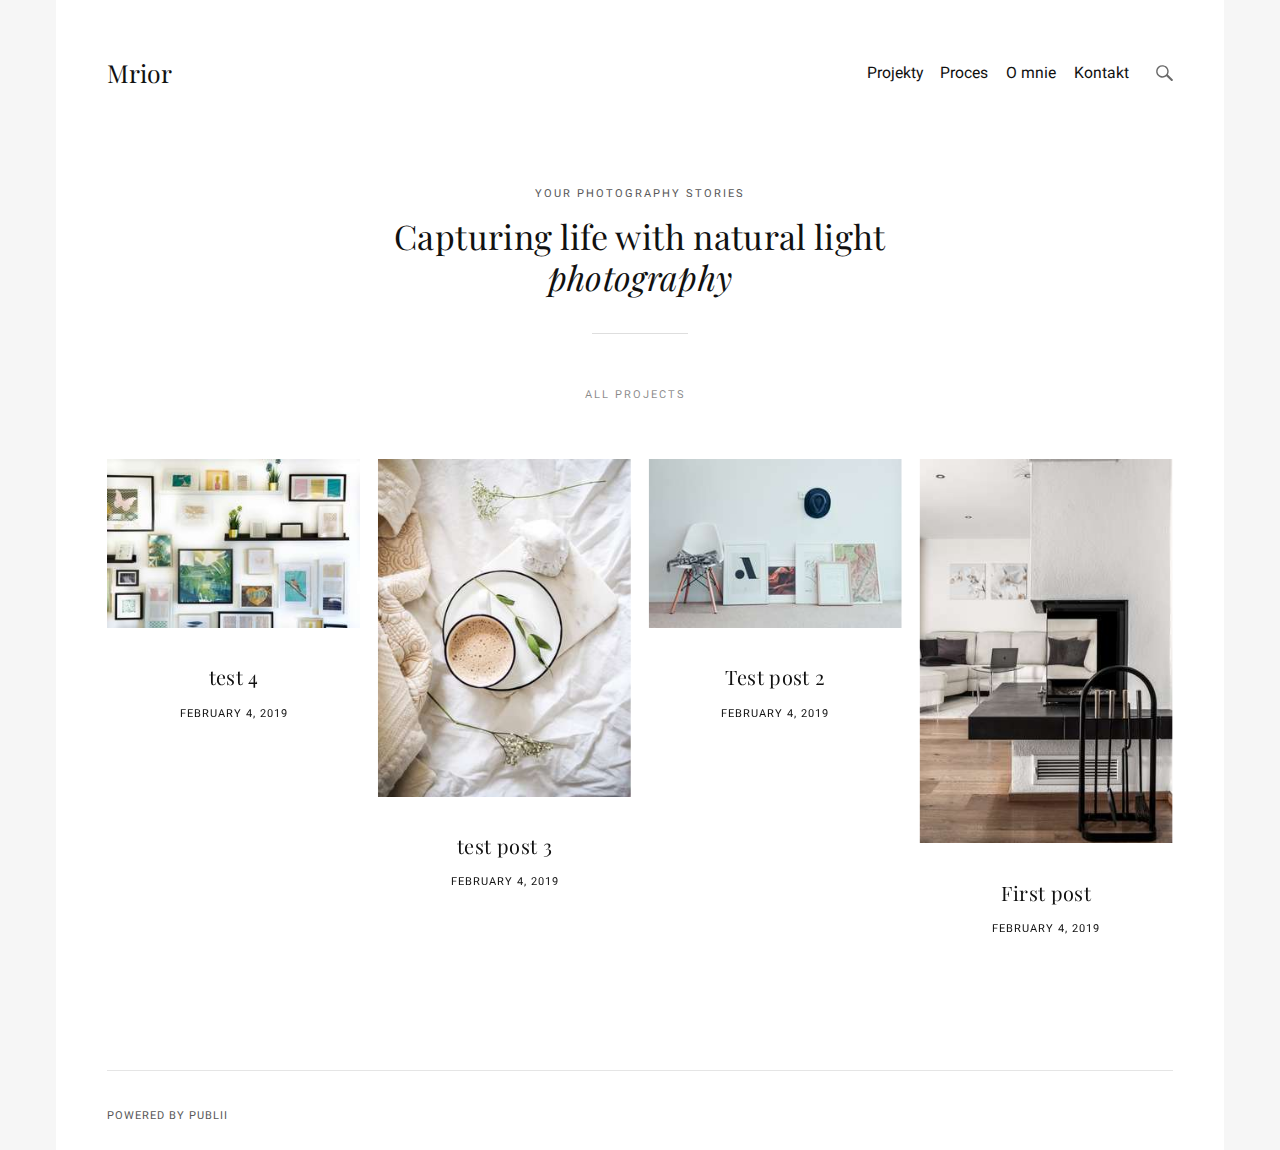
<file: index.html>
<!DOCTYPE html><html lang="en"><head><meta charset="utf-8"><meta http-equiv="X-UA-Compatible" content="IE=edge"><meta name="viewport" content="width=device-width,initial-scale=1"><title>My blog - Mrior</title><meta name="robots" content="index, follow"><meta name="generator" content="Publii"><link rel="canonical" href="https://rath-san.github.io/mrior-poc/"><link type="application/atom+xml" rel="alternate" href="https://rath-san.github.io/mrior-poc/feed.xml"><meta property="og:title" content="Mrior"><meta property="og:site_name" content="My blog - Mrior"><meta property="og:description" content=""><link rel="preconnect" href="https://fonts.gstatic.com/" crossorigin><link href="https://fonts.googleapis.com/css?family=Heebo:400,500|Playfair+Display:400" rel="stylesheet"><link rel="stylesheet" href="https://rath-san.github.io/mrior-poc/assets/css/style.css?v=265e8035acc42be79011efcd94aaccbd"><script type="application/ld+json">{"@context":"http://schema.org","@type":"Organization","name":"Rafał Kozłowski","url":"https://rath-san.github.io/mrior-poc"}</script><script async src="https://rath-san.github.io/mrior-poc/assets/js/lazysizes.min.js?v=dc4b666bb3324aea4ead22e26059c761"></script><style></style></head><body><div class="container"><header class="js-top"><a class="logo" href="https://rath-san.github.io/mrior-poc">Mrior</a><div class="top"><nav class="navbar js-navbar"><button class="navbar__toggle js-navbar__toggle" aria-expanded="false">Menu</button><ul class="navbar__menu"><li class="active"><a href="https://rath-san.github.io/mrior-poc/" title="projects" target="_self">Projekty</a></li><li class="active"><a href="https://rath-san.github.io/mrior-poc/" target="_self">Proces</a></li><li class="active"><a href="https://rath-san.github.io/mrior-poc/" target="_self">O mnie</a></li><li class="active"><a href="https://rath-san.github.io/mrior-poc/" target="_self">Kontakt</a></li></ul></nav><div class="top__search"><form action="https://rath-san.github.io/mrior-poc/search.html" class="search"><input type="search" name="q" placeholder="search..."></form></div></div></header><main><div class="hero u-wrapper"><p>Your photography stories</p><h1>Capturing life with natural light <i>photography</i></h1></div><nav class="filter"><ul><li><button class="filter__item filter__item--all" data-filter="*">All projects</button></li></ul></nav><div class="layout layout--4"><div class="card"><a href="https://rath-san.github.io/mrior-poc/test-4.html"><div class="card__header"><img class="lazyload" src="https://rath-san.github.io/mrior-poc/media/posts/4/responsive/jonny-caspari-483355-unsplash-xs.jpg" data-srcset="https://rath-san.github.io/mrior-poc/media/posts/4/responsive/jonny-caspari-483355-unsplash-xs.jpg 300w ,https://rath-san.github.io/mrior-poc/media/posts/4/responsive/jonny-caspari-483355-unsplash-sm.jpg 480w ,https://rath-san.github.io/mrior-poc/media/posts/4/responsive/jonny-caspari-483355-unsplash-md.jpg 768w ,https://rath-san.github.io/mrior-poc/media/posts/4/responsive/jonny-caspari-483355-unsplash-lg.jpg 1024w ,https://rath-san.github.io/mrior-poc/media/posts/4/responsive/jonny-caspari-483355-unsplash-xl.jpg 1360w ,https://rath-san.github.io/mrior-poc/media/posts/4/responsive/jonny-caspari-483355-unsplash-2xl.jpg 1600w ,https://rath-san.github.io/mrior-poc/media/posts/4/responsive/jonny-caspari-483355-unsplash-sm2.jpg 375w" data-sizes="auto" width="5760" height="3840" alt=""></div><div class="card__body"><div class="card__body__wrap"><h2>test 4</h2><p><time datetime="2019-02-04T20:55">February 4, 2019</time></p></div></div></a></div><div class="card"><a href="https://rath-san.github.io/mrior-poc/test-post-3.html"><div class="card__header"><img class="lazyload" src="https://rath-san.github.io/mrior-poc/media/posts/3/responsive/jen-p-541467-unsplash-xs.jpg" data-srcset="https://rath-san.github.io/mrior-poc/media/posts/3/responsive/jen-p-541467-unsplash-xs.jpg 300w ,https://rath-san.github.io/mrior-poc/media/posts/3/responsive/jen-p-541467-unsplash-sm.jpg 480w ,https://rath-san.github.io/mrior-poc/media/posts/3/responsive/jen-p-541467-unsplash-md.jpg 768w ,https://rath-san.github.io/mrior-poc/media/posts/3/responsive/jen-p-541467-unsplash-lg.jpg 1024w ,https://rath-san.github.io/mrior-poc/media/posts/3/responsive/jen-p-541467-unsplash-xl.jpg 1360w ,https://rath-san.github.io/mrior-poc/media/posts/3/responsive/jen-p-541467-unsplash-2xl.jpg 1600w ,https://rath-san.github.io/mrior-poc/media/posts/3/responsive/jen-p-541467-unsplash-sm2.jpg 375w" data-sizes="auto" width="3888" height="5184" alt=""></div><div class="card__body"><div class="card__body__wrap"><h2>test post 3</h2><p><time datetime="2019-02-04T20:54">February 4, 2019</time></p></div></div></a></div><div class="card card--featured"><a href="https://rath-san.github.io/mrior-poc/test-post-2.html"><div class="card__header"><img class="lazyload" src="https://rath-san.github.io/mrior-poc/media/posts/2/responsive/christopher-burns-435998-unsplash-xs.jpg" data-srcset="https://rath-san.github.io/mrior-poc/media/posts/2/responsive/christopher-burns-435998-unsplash-xs.jpg 300w ,https://rath-san.github.io/mrior-poc/media/posts/2/responsive/christopher-burns-435998-unsplash-sm.jpg 480w ,https://rath-san.github.io/mrior-poc/media/posts/2/responsive/christopher-burns-435998-unsplash-md.jpg 768w ,https://rath-san.github.io/mrior-poc/media/posts/2/responsive/christopher-burns-435998-unsplash-lg.jpg 1024w ,https://rath-san.github.io/mrior-poc/media/posts/2/responsive/christopher-burns-435998-unsplash-xl.jpg 1360w ,https://rath-san.github.io/mrior-poc/media/posts/2/responsive/christopher-burns-435998-unsplash-2xl.jpg 1600w ,https://rath-san.github.io/mrior-poc/media/posts/2/responsive/christopher-burns-435998-unsplash-sm2.jpg 375w" data-sizes="auto" width="5353" height="3569" alt=""></div><div class="card__body"><div class="card__body__wrap"><h2>Test post 2</h2><p><time datetime="2019-02-04T20:53">February 4, 2019</time></p></div></div></a></div><div class="card card--featured"><a href="https://rath-san.github.io/mrior-poc/first-post.html"><div class="card__header"><img class="lazyload" src="https://rath-san.github.io/mrior-poc/media/posts/1/responsive/armin-djuhic-609206-unsplash-xs.jpg" data-srcset="https://rath-san.github.io/mrior-poc/media/posts/1/responsive/armin-djuhic-609206-unsplash-xs.jpg 300w ,https://rath-san.github.io/mrior-poc/media/posts/1/responsive/armin-djuhic-609206-unsplash-sm.jpg 480w ,https://rath-san.github.io/mrior-poc/media/posts/1/responsive/armin-djuhic-609206-unsplash-md.jpg 768w ,https://rath-san.github.io/mrior-poc/media/posts/1/responsive/armin-djuhic-609206-unsplash-lg.jpg 1024w ,https://rath-san.github.io/mrior-poc/media/posts/1/responsive/armin-djuhic-609206-unsplash-xl.jpg 1360w ,https://rath-san.github.io/mrior-poc/media/posts/1/responsive/armin-djuhic-609206-unsplash-2xl.jpg 1600w ,https://rath-san.github.io/mrior-poc/media/posts/1/responsive/armin-djuhic-609206-unsplash-sm2.jpg 375w" data-sizes="auto" width="3300" height="5000" alt="test image text"></div><div class="card__body"><div class="card__body__wrap"><h2>First post</h2><p><time datetime="2019-02-04T20:52">February 4, 2019</time></p></div></div></a></div></div></main><footer class="footer"><div class="footer__copyright">Powered by Publii</div></footer></div><script defer="defer" src="https://rath-san.github.io/mrior-poc/assets/js/jquery-3.2.1.slim.min.js?v=f307ecc7f6353949f03c06ffa70652a2"></script><script defer="defer" src="https://rath-san.github.io/mrior-poc/assets/js/scripts.min.js?v=f503b0ac46db9f99180b3b9f932c7f9a"></script><script defer="defer" src="https://rath-san.github.io/mrior-poc/assets/js/isotope.pkgd.min.js?v=5bfb20272e72259dc05df0f54a8eb038"></script><script>window.addEventListener('DOMContentLoaded', function() {
               (function($) {
                $(document).ready(function() {
                    var grid=$(".layout").isotope({itemSelector:".card",layoutMode:"masonry",masonry:{columnWidth:".card"},transitionDuration:"0.6s"});$(".layout").each(function(){var t=$(this);this.addEventListener("load",function(){t.isotope("layout")},!0)});var items=grid.find(".card");grid.addClass("layout--is-showing-cards").isotope("revealItemElements",items),$(".filter").on("click",".filter__item",function(){var t=$(this).attr("data-filter");grid.isotope({filter:t})});
                });
               })(jQuery);
           });</script></body></html>
</file>
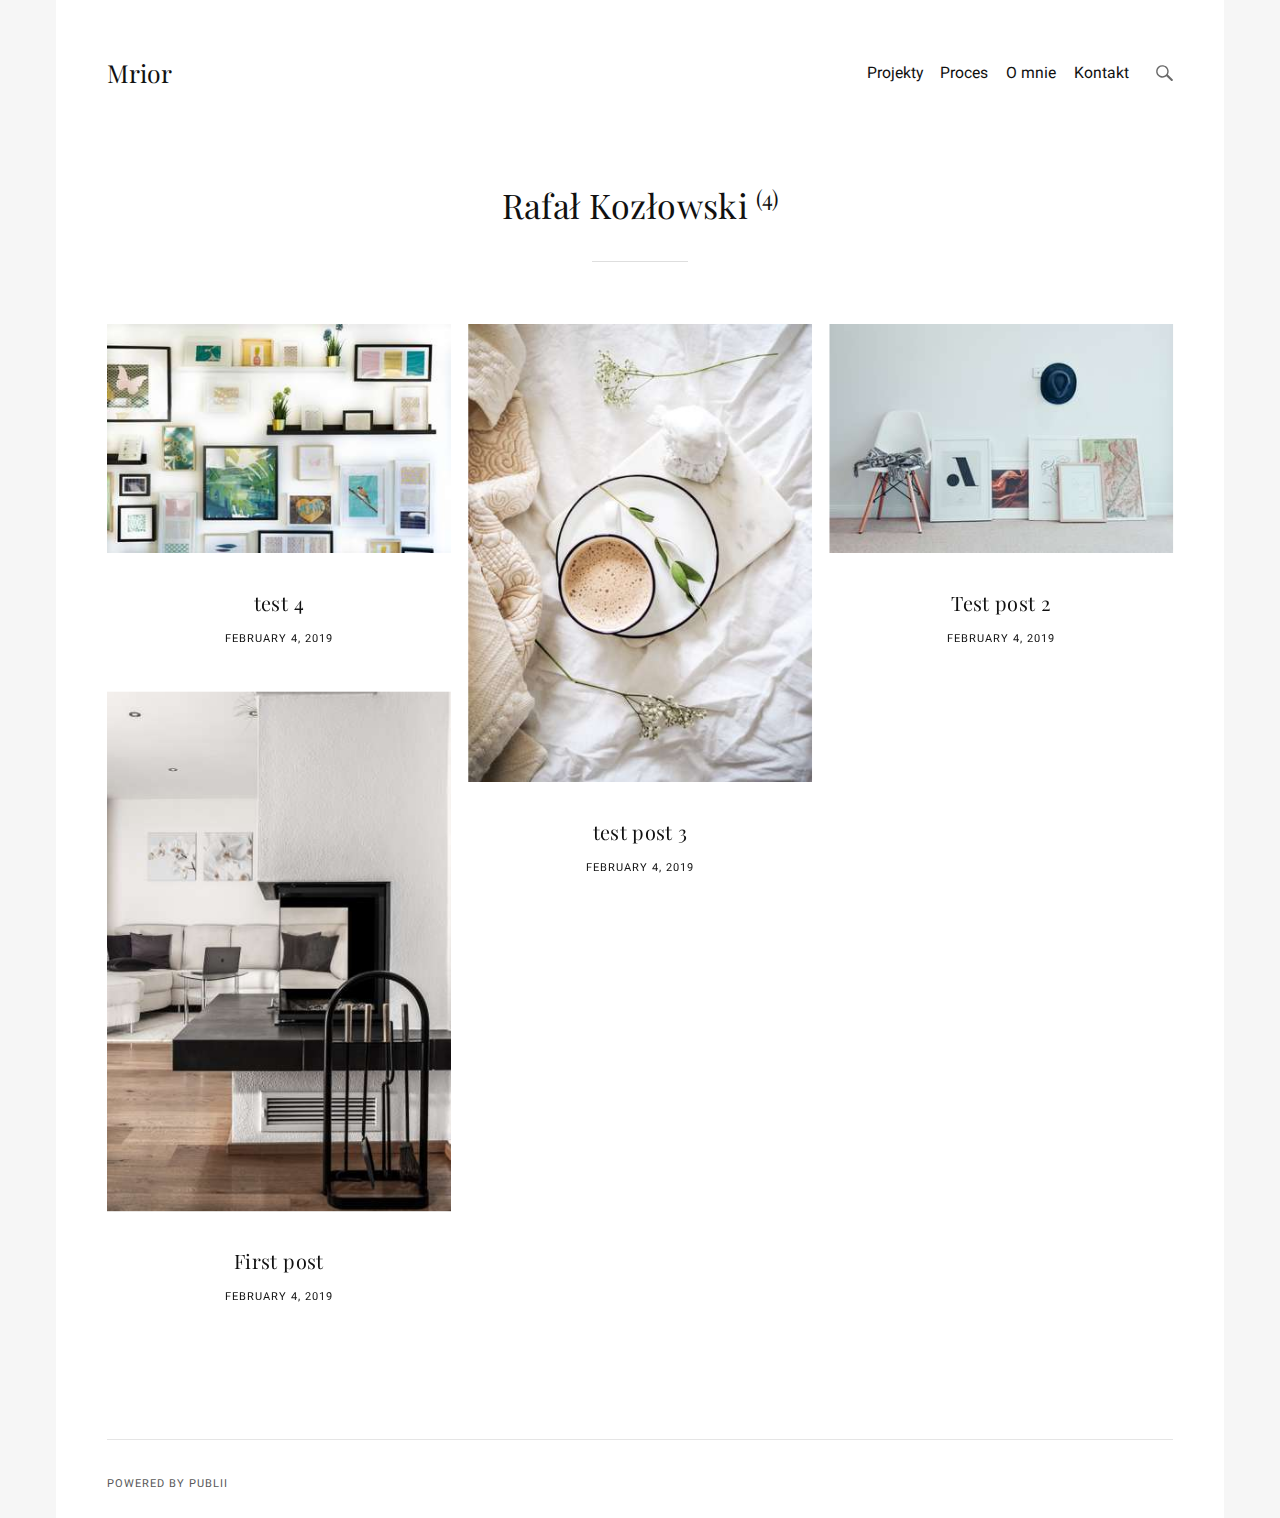
<file: authors/rafal-kozlowski/index.html>
<!DOCTYPE html><html lang="en"><head><meta charset="utf-8"><meta http-equiv="X-UA-Compatible" content="IE=edge"><meta name="viewport" content="width=device-width,initial-scale=1"><title>Author: Rafał Kozłowski - Mrior</title><meta name="robots" content="noindex, follow"><meta name="generator" content="Publii"><link rel="canonical" href="https://rath-san.github.io/mrior-poc/authors/rafal-kozlowski/"><link type="application/atom+xml" rel="alternate" href="https://rath-san.github.io/mrior-poc/feed.xml"><meta property="og:title" content="Mrior"><meta property="og:site_name" content="My blog - Mrior"><meta property="og:description" content=""><link rel="preconnect" href="https://fonts.gstatic.com/" crossorigin><link href="https://fonts.googleapis.com/css?family=Heebo:400,500|Playfair+Display:400" rel="stylesheet"><link rel="stylesheet" href="https://rath-san.github.io/mrior-poc/assets/css/style.css?v=265e8035acc42be79011efcd94aaccbd"><script type="application/ld+json">{"@context":"http://schema.org","@type":"Organization","name":"Rafał Kozłowski","url":"https://rath-san.github.io/mrior-poc"}</script><script async src="https://rath-san.github.io/mrior-poc/assets/js/lazysizes.min.js?v=dc4b666bb3324aea4ead22e26059c761"></script><style></style></head><body><div class="container"><header class="js-top"><a class="logo" href="https://rath-san.github.io/mrior-poc">Mrior</a><div class="top"><nav class="navbar js-navbar"><button class="navbar__toggle js-navbar__toggle" aria-expanded="false">Menu</button><ul class="navbar__menu"><li><a href="https://rath-san.github.io/mrior-poc/" title="projects" target="_self">Projekty</a></li><li><a href="https://rath-san.github.io/mrior-poc/" target="_self">Proces</a></li><li><a href="https://rath-san.github.io/mrior-poc/" target="_self">O mnie</a></li><li><a href="https://rath-san.github.io/mrior-poc/" target="_self">Kontakt</a></li></ul></nav><div class="top__search"><form action="https://rath-san.github.io/mrior-poc/search.html" class="search"><input type="search" name="q" placeholder="search..."></form></div></div></header><main><div class="hero u-wrapper"><h1>Rafał Kozłowski <sup>(4)</sup></h1></div><div class="layout layout--3"><div class="card"><a href="https://rath-san.github.io/mrior-poc/test-4.html"><div class="card__header"><img class="lazyload" src="https://rath-san.github.io/mrior-poc/media/posts/4/responsive/jonny-caspari-483355-unsplash-xs.jpg" data-srcset="https://rath-san.github.io/mrior-poc/media/posts/4/responsive/jonny-caspari-483355-unsplash-xs.jpg 300w ,https://rath-san.github.io/mrior-poc/media/posts/4/responsive/jonny-caspari-483355-unsplash-sm.jpg 480w ,https://rath-san.github.io/mrior-poc/media/posts/4/responsive/jonny-caspari-483355-unsplash-md.jpg 768w ,https://rath-san.github.io/mrior-poc/media/posts/4/responsive/jonny-caspari-483355-unsplash-lg.jpg 1024w ,https://rath-san.github.io/mrior-poc/media/posts/4/responsive/jonny-caspari-483355-unsplash-xl.jpg 1360w ,https://rath-san.github.io/mrior-poc/media/posts/4/responsive/jonny-caspari-483355-unsplash-2xl.jpg 1600w ,https://rath-san.github.io/mrior-poc/media/posts/4/responsive/jonny-caspari-483355-unsplash-sm2.jpg 375w" data-sizes="auto" width="5760" height="3840" alt=""></div><div class="card__body"><div class="card__body__wrap"><h2>test 4</h2><p><time datetime="2019-02-04T20:55">February 4, 2019</time></p></div></div></a></div><div class="card"><a href="https://rath-san.github.io/mrior-poc/test-post-3.html"><div class="card__header"><img class="lazyload" src="https://rath-san.github.io/mrior-poc/media/posts/3/responsive/jen-p-541467-unsplash-xs.jpg" data-srcset="https://rath-san.github.io/mrior-poc/media/posts/3/responsive/jen-p-541467-unsplash-xs.jpg 300w ,https://rath-san.github.io/mrior-poc/media/posts/3/responsive/jen-p-541467-unsplash-sm.jpg 480w ,https://rath-san.github.io/mrior-poc/media/posts/3/responsive/jen-p-541467-unsplash-md.jpg 768w ,https://rath-san.github.io/mrior-poc/media/posts/3/responsive/jen-p-541467-unsplash-lg.jpg 1024w ,https://rath-san.github.io/mrior-poc/media/posts/3/responsive/jen-p-541467-unsplash-xl.jpg 1360w ,https://rath-san.github.io/mrior-poc/media/posts/3/responsive/jen-p-541467-unsplash-2xl.jpg 1600w ,https://rath-san.github.io/mrior-poc/media/posts/3/responsive/jen-p-541467-unsplash-sm2.jpg 375w" data-sizes="auto" width="3888" height="5184" alt=""></div><div class="card__body"><div class="card__body__wrap"><h2>test post 3</h2><p><time datetime="2019-02-04T20:54">February 4, 2019</time></p></div></div></a></div><div class="card card--featured"><a href="https://rath-san.github.io/mrior-poc/test-post-2.html"><div class="card__header"><img class="lazyload" src="https://rath-san.github.io/mrior-poc/media/posts/2/responsive/christopher-burns-435998-unsplash-xs.jpg" data-srcset="https://rath-san.github.io/mrior-poc/media/posts/2/responsive/christopher-burns-435998-unsplash-xs.jpg 300w ,https://rath-san.github.io/mrior-poc/media/posts/2/responsive/christopher-burns-435998-unsplash-sm.jpg 480w ,https://rath-san.github.io/mrior-poc/media/posts/2/responsive/christopher-burns-435998-unsplash-md.jpg 768w ,https://rath-san.github.io/mrior-poc/media/posts/2/responsive/christopher-burns-435998-unsplash-lg.jpg 1024w ,https://rath-san.github.io/mrior-poc/media/posts/2/responsive/christopher-burns-435998-unsplash-xl.jpg 1360w ,https://rath-san.github.io/mrior-poc/media/posts/2/responsive/christopher-burns-435998-unsplash-2xl.jpg 1600w ,https://rath-san.github.io/mrior-poc/media/posts/2/responsive/christopher-burns-435998-unsplash-sm2.jpg 375w" data-sizes="auto" width="5353" height="3569" alt=""></div><div class="card__body"><div class="card__body__wrap"><h2>Test post 2</h2><p><time datetime="2019-02-04T20:53">February 4, 2019</time></p></div></div></a></div><div class="card card--featured"><a href="https://rath-san.github.io/mrior-poc/first-post.html"><div class="card__header"><img class="lazyload" src="https://rath-san.github.io/mrior-poc/media/posts/1/responsive/armin-djuhic-609206-unsplash-xs.jpg" data-srcset="https://rath-san.github.io/mrior-poc/media/posts/1/responsive/armin-djuhic-609206-unsplash-xs.jpg 300w ,https://rath-san.github.io/mrior-poc/media/posts/1/responsive/armin-djuhic-609206-unsplash-sm.jpg 480w ,https://rath-san.github.io/mrior-poc/media/posts/1/responsive/armin-djuhic-609206-unsplash-md.jpg 768w ,https://rath-san.github.io/mrior-poc/media/posts/1/responsive/armin-djuhic-609206-unsplash-lg.jpg 1024w ,https://rath-san.github.io/mrior-poc/media/posts/1/responsive/armin-djuhic-609206-unsplash-xl.jpg 1360w ,https://rath-san.github.io/mrior-poc/media/posts/1/responsive/armin-djuhic-609206-unsplash-2xl.jpg 1600w ,https://rath-san.github.io/mrior-poc/media/posts/1/responsive/armin-djuhic-609206-unsplash-sm2.jpg 375w" data-sizes="auto" width="3300" height="5000" alt="test image text"></div><div class="card__body"><div class="card__body__wrap"><h2>First post</h2><p><time datetime="2019-02-04T20:52">February 4, 2019</time></p></div></div></a></div></div></main><footer class="footer"><div class="footer__copyright">Powered by Publii</div></footer></div><script defer="defer" src="https://rath-san.github.io/mrior-poc/assets/js/jquery-3.2.1.slim.min.js?v=f307ecc7f6353949f03c06ffa70652a2"></script><script defer="defer" src="https://rath-san.github.io/mrior-poc/assets/js/scripts.min.js?v=f503b0ac46db9f99180b3b9f932c7f9a"></script><script defer="defer" src="https://rath-san.github.io/mrior-poc/assets/js/isotope.pkgd.min.js?v=5bfb20272e72259dc05df0f54a8eb038"></script><script>window.addEventListener('DOMContentLoaded', function() {
               (function($) {
                $(document).ready(function() {
                    var grid=$(".layout").isotope({itemSelector:".card",layoutMode:"masonry",masonry:{columnWidth:".card"},transitionDuration:"0.6s"});$(".layout").each(function(){var t=$(this);this.addEventListener("load",function(){t.isotope("layout")},!0)});var items=grid.find(".card");grid.addClass("layout--is-showing-cards").isotope("revealItemElements",items),$(".filter").on("click",".filter__item",function(){var t=$(this).attr("data-filter");grid.isotope({filter:t})});
                });
               })(jQuery);
           });</script></body></html>
</file>
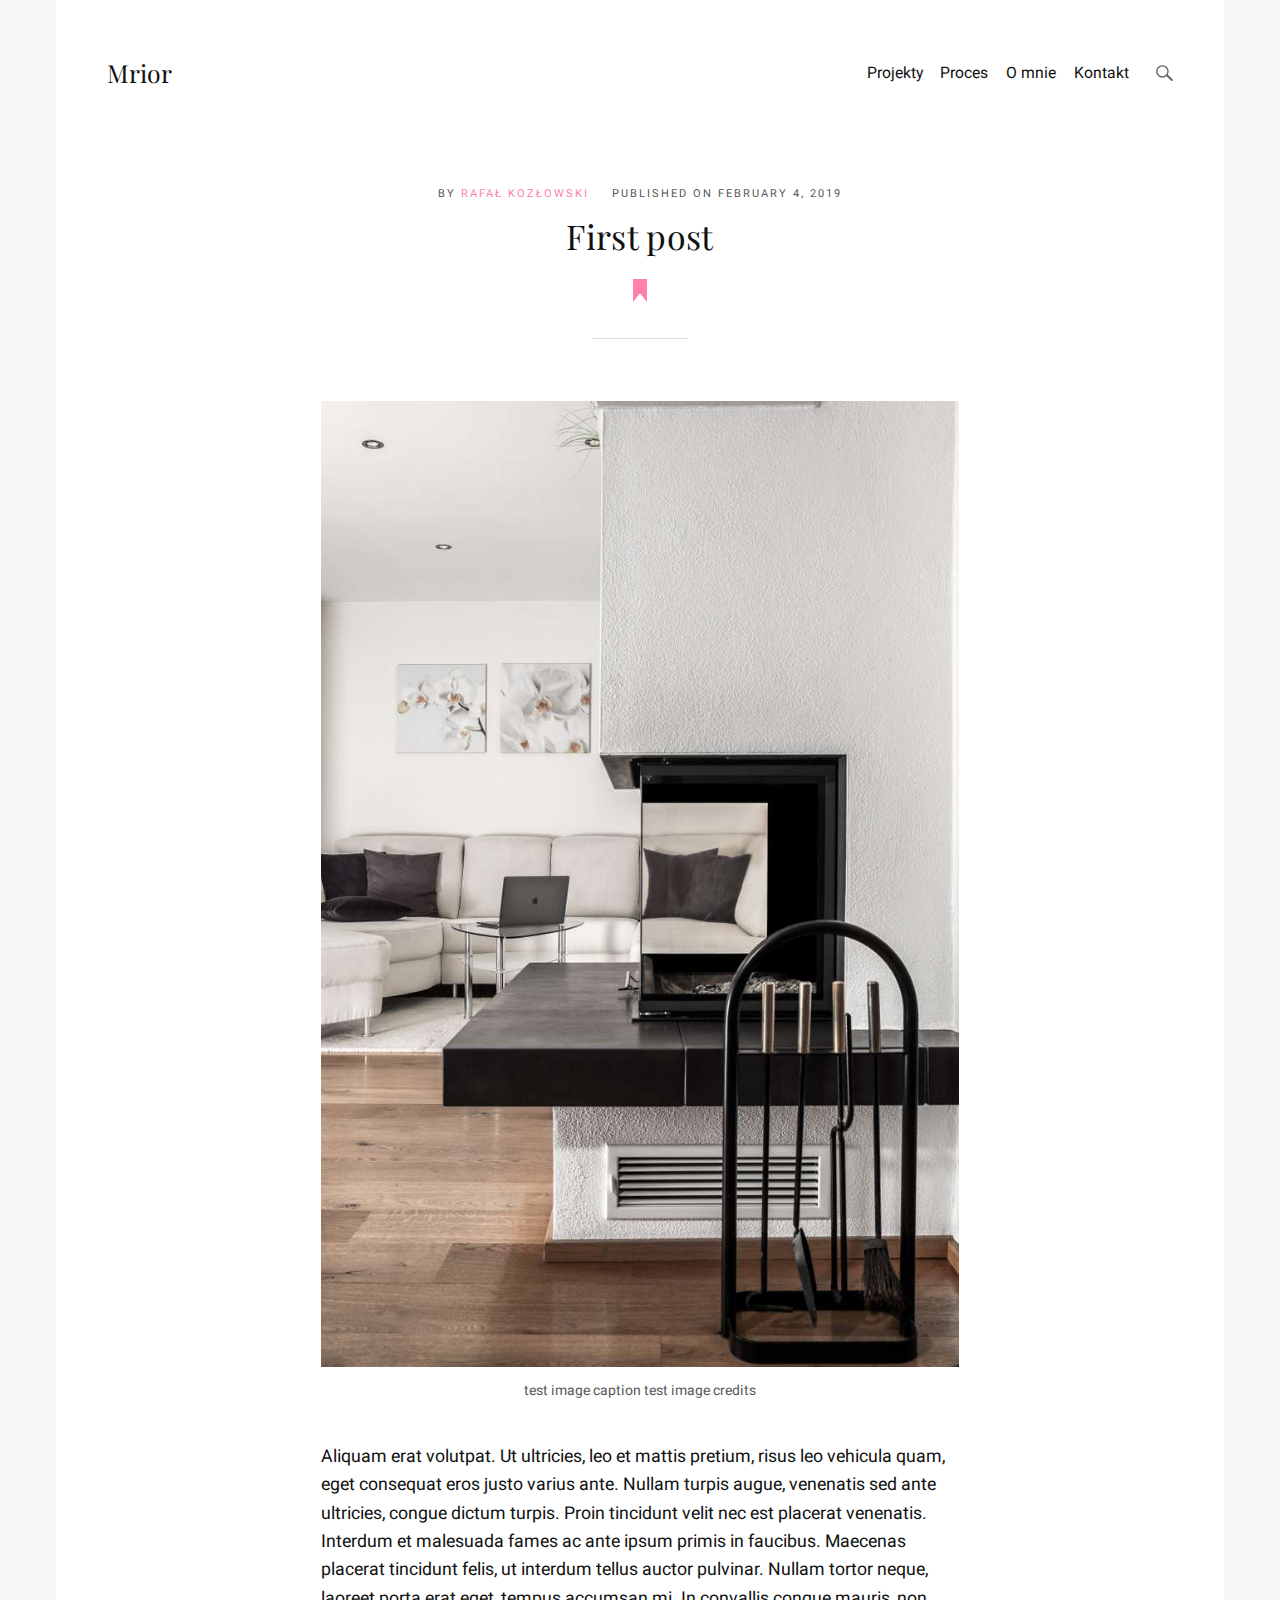
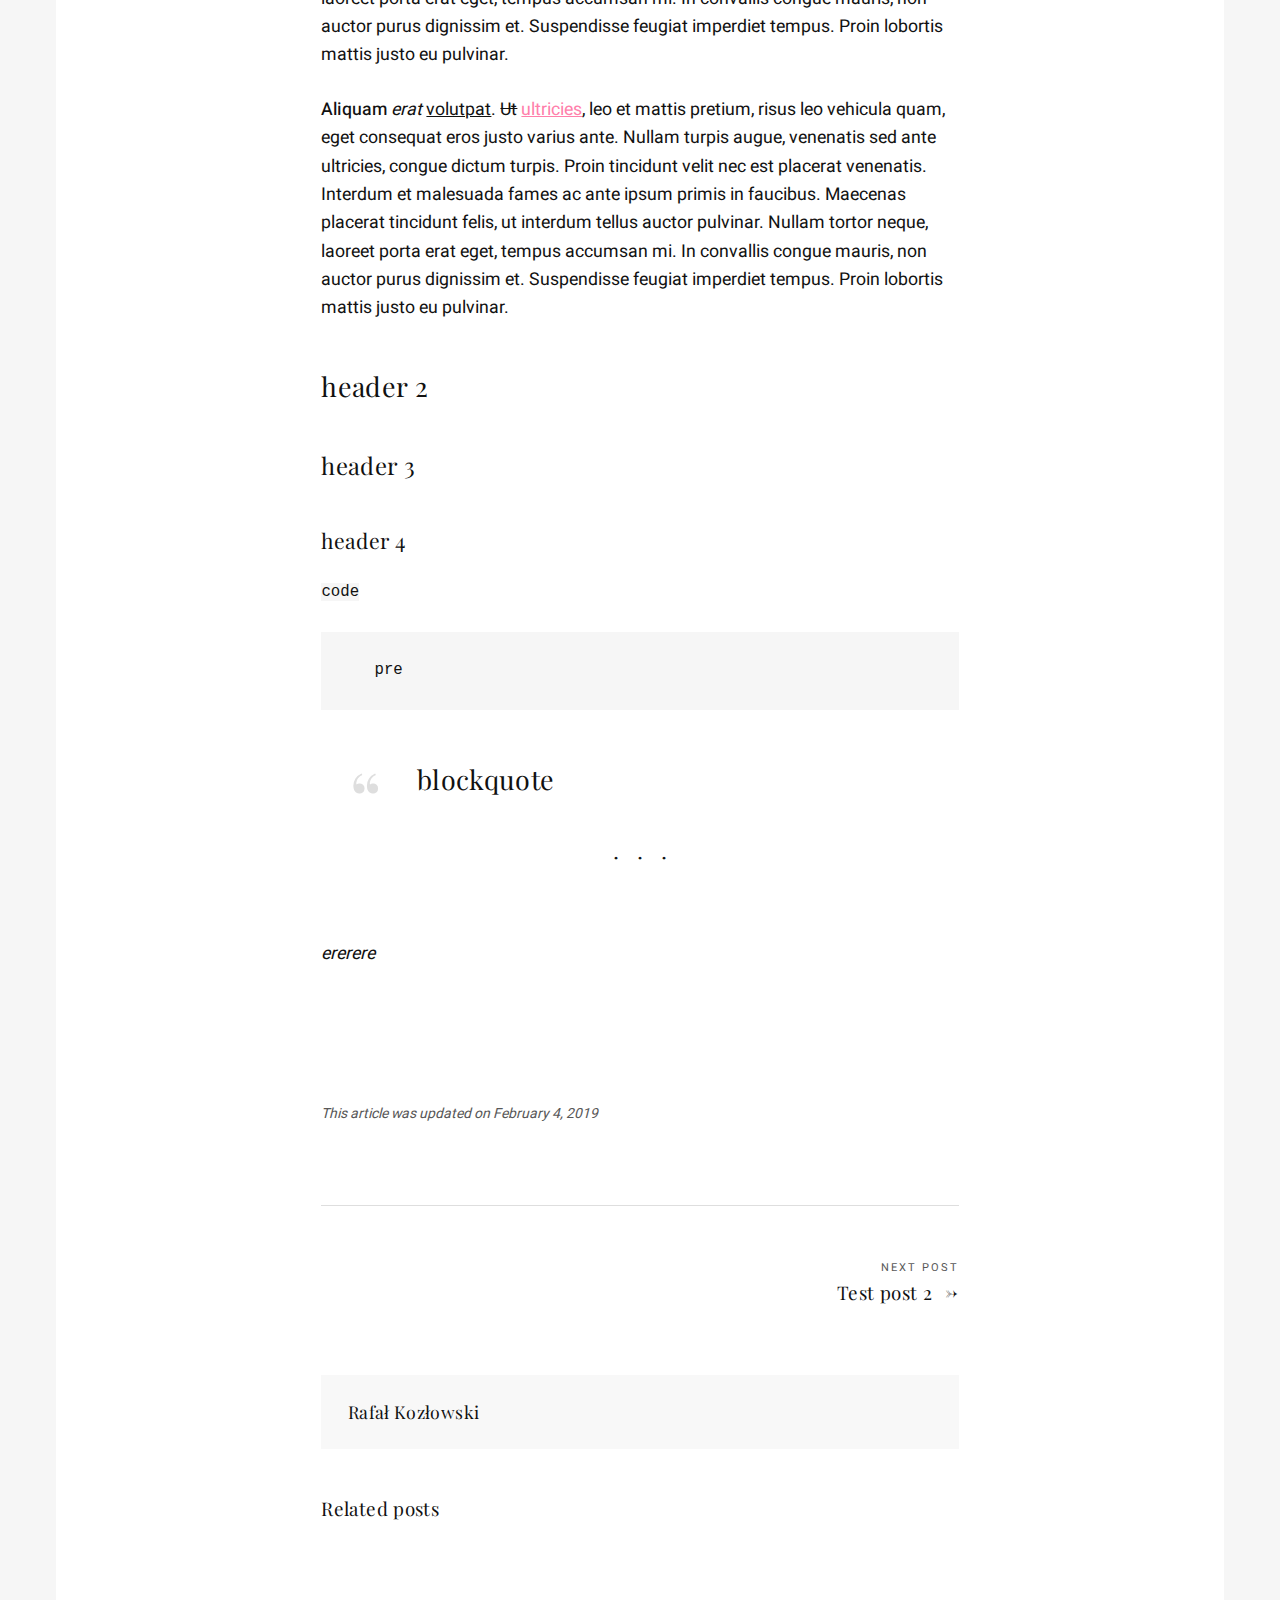
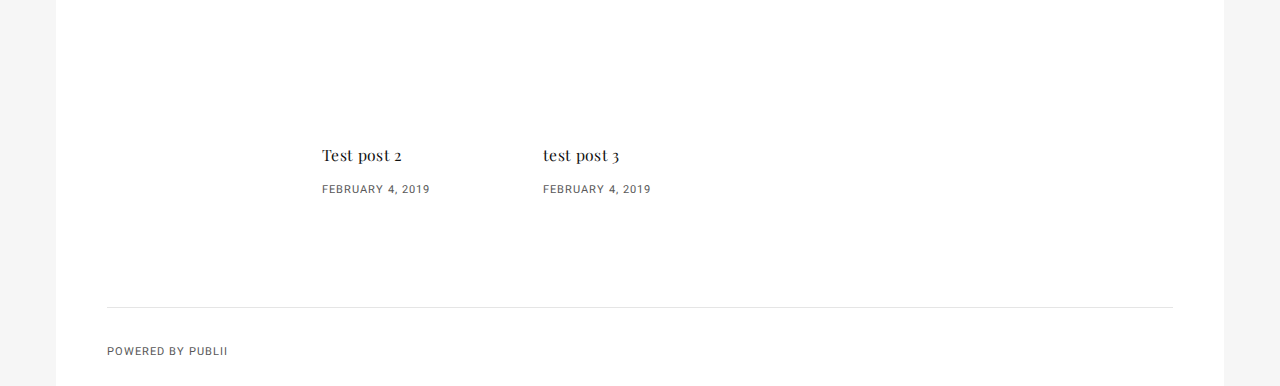
<file: first-post.html>
<!DOCTYPE html><html lang="en"><head><meta charset="utf-8"><meta http-equiv="X-UA-Compatible" content="IE=edge"><meta name="viewport" content="width=device-width,initial-scale=1"><title>First post - Mrior</title><meta name="robots" content="index, follow"><meta name="generator" content="Publii"><link rel="canonical" href="https://rath-san.github.io/mrior-poc/first-post.html"><link type="application/atom+xml" rel="alternate" href="https://rath-san.github.io/mrior-poc/feed.xml"><meta property="og:title" content="First post"><meta property="og:image" content="https://rath-san.github.io/mrior-poc/media/posts/1/armin-djuhic-609206-unsplash.jpg"><meta property="og:site_name" content="My blog - Mrior"><meta property="og:description" content="Aliquam erat volutpat. Ut ultricies, leo et mattis pretium, risus leo vehicula&hellip;"><link rel="preconnect" href="https://fonts.gstatic.com/" crossorigin><link href="https://fonts.googleapis.com/css?family=Heebo:400,500|Playfair+Display:400" rel="stylesheet"><link rel="stylesheet" href="https://rath-san.github.io/mrior-poc/assets/css/style.css?v=265e8035acc42be79011efcd94aaccbd"><script type="application/ld+json">{"@context":"http://schema.org","@type":"Article","mainEntityOfPage":{"@type":"WebPage","@id":"https://rath-san.github.io/mrior-poc/first-post.html"},"headline":"First post","datePublished":"2019-02-04T20:52","dateModified":"2019-02-04T20:52","image":{"@type":"ImageObject","url":"https://rath-san.github.io/mrior-poc/media/posts/1/armin-djuhic-609206-unsplash.jpg","height":5000,"width":3300},"description":"Aliquam erat volutpat. Ut ultricies, leo et mattis pretium, risus leo vehicula&hellip;","author":{"@type":"Person","name":"Rafał Kozłowski"},"publisher":{"@type":"Organization","name":"Rafał Kozłowski"}}</script><script async src="https://rath-san.github.io/mrior-poc/assets/js/lazysizes.min.js?v=dc4b666bb3324aea4ead22e26059c761"></script><style></style></head><body><div class="container"><header class="js-top"><a class="logo" href="https://rath-san.github.io/mrior-poc">Mrior</a><div class="top"><nav class="navbar js-navbar"><button class="navbar__toggle js-navbar__toggle" aria-expanded="false">Menu</button><ul class="navbar__menu"><li><a href="https://rath-san.github.io/mrior-poc/" title="projects" target="_self">Projekty</a></li><li><a href="https://rath-san.github.io/mrior-poc/" target="_self">Proces</a></li><li><a href="https://rath-san.github.io/mrior-poc/" target="_self">O mnie</a></li><li><a href="https://rath-san.github.io/mrior-poc/" target="_self">Kontakt</a></li></ul></nav><div class="top__search"><form action="https://rath-san.github.io/mrior-poc/search.html" class="search"><input type="search" name="q" placeholder="search..."></form></div></div></header><main><article class="post post--featured u-wrapper"><header class="hero"><p class="post__meta">By <a href="https://rath-san.github.io/mrior-poc/authors/rafal-kozlowski/" rel="author" title="Rafał Kozłowski">Rafał Kozłowski</a> Published on <time datetime="2019-02-04T20:52">February 4, 2019</time></p><h1 class="post__title">First post</h1></header><figure class="post__featured-image"><img class="lazyload" src="https://rath-san.github.io/mrior-poc/media/posts/1/responsive/armin-djuhic-609206-unsplash-xs.jpg" data-srcset="https://rath-san.github.io/mrior-poc/media/posts/1/responsive/armin-djuhic-609206-unsplash-xs.jpg 300w ,https://rath-san.github.io/mrior-poc/media/posts/1/responsive/armin-djuhic-609206-unsplash-sm.jpg 480w ,https://rath-san.github.io/mrior-poc/media/posts/1/responsive/armin-djuhic-609206-unsplash-md.jpg 768w ,https://rath-san.github.io/mrior-poc/media/posts/1/responsive/armin-djuhic-609206-unsplash-lg.jpg 1024w ,https://rath-san.github.io/mrior-poc/media/posts/1/responsive/armin-djuhic-609206-unsplash-xl.jpg 1360w ,https://rath-san.github.io/mrior-poc/media/posts/1/responsive/armin-djuhic-609206-unsplash-2xl.jpg 1600w ,https://rath-san.github.io/mrior-poc/media/posts/1/responsive/armin-djuhic-609206-unsplash-sm2.jpg 375w" data-sizes="auto" width="3300" height="5000" alt="test image text"><figcaption>test image caption test image credits</figcaption></figure><div class="post__entry"><p>Aliquam erat volutpat. Ut ultricies, leo et mattis pretium, risus leo vehicula quam, eget consequat eros justo varius ante. Nullam turpis augue, venenatis sed ante ultricies, congue dictum turpis. Proin tincidunt velit nec est placerat venenatis. Interdum et malesuada fames ac ante ipsum primis in faucibus. Maecenas placerat tincidunt felis, ut interdum tellus auctor pulvinar. Nullam tortor neque, laoreet porta erat eget, tempus accumsan mi. In convallis congue mauris, non auctor purus dignissim et. Suspendisse feugiat imperdiet tempus. Proin lobortis mattis justo eu pulvinar.</p><p><strong>Aliquam</strong> <em>erat</em> <span style="text-decoration: underline">volutpat</span>. <span style="text-decoration: line-through">Ut</span> <a href="#INTERNAL_LINK#/frontpage/1">ultricies</a>, leo et mattis pretium, risus leo vehicula quam, eget consequat eros justo varius ante. Nullam turpis augue, venenatis sed ante ultricies, congue dictum turpis. Proin tincidunt velit nec est placerat venenatis. Interdum et malesuada fames ac ante ipsum primis in faucibus. Maecenas placerat tincidunt felis, ut interdum tellus auctor pulvinar. Nullam tortor neque, laoreet porta erat eget, tempus accumsan mi. In convallis congue mauris, non auctor purus dignissim et. Suspendisse feugiat imperdiet tempus. Proin lobortis mattis justo eu pulvinar.</p><h2 id="mcetoc_1d2t0qm471">header 2</h2><h3 id="mcetoc_1d2t0rbjg2">header 3</h3><h4 id="mcetoc_1d2t0rg0u3">header 4</h4><p><code>code</code></p><pre><code>pre</code></pre><blockquote><h2 id="mcetoc_1d2t0s4lf4">blockquote</h2></blockquote><hr><p> </p><address>ererere</address><p> </p><p> </p></div><footer class="post__footer"><div class="post__last-updated">This article was updated on February 4, 2019</div><div class="post__footer__col"><div class="post__share"></div></div><nav class="post__nav"><div class="post__nav__next">Next Post<h5><a href="https://rath-san.github.io/mrior-poc/test-post-2.html" class="inverse" rel="next">Test post 2</a></h5></div></nav><div class="post__bio"><div><h3><a href="https://rath-san.github.io/mrior-poc/authors/rafal-kozlowski/" class="inverse" title="Rafał Kozłowski">Rafał Kozłowski</a></h3></div></div><div class="post__related"><h3 class="u-h5">Related posts</h3><div class="post__related__wrap"><figure><a href="https://rath-san.github.io/mrior-poc/test-post-2.html"><img class="lazyload" src="https://rath-san.github.io/mrior-poc/media/posts/2/responsive/christopher-burns-435998-unsplash-xs.jpg" data-srcset="https://rath-san.github.io/mrior-poc/media/posts/2/responsive/christopher-burns-435998-unsplash-xs.jpg" data-expand="300" alt=""></a><figcaption><h4><a href="https://rath-san.github.io/mrior-poc/test-post-2.html" class="inverse">Test post 2</a></h4><time datetime="2019-02-04T20:53">February 4, 2019</time></figcaption></figure><figure><a href="https://rath-san.github.io/mrior-poc/test-post-3.html"><img class="lazyload" src="https://rath-san.github.io/mrior-poc/media/posts/3/responsive/jen-p-541467-unsplash-xs.jpg" data-srcset="https://rath-san.github.io/mrior-poc/media/posts/3/responsive/jen-p-541467-unsplash-xs.jpg" data-expand="300" alt=""></a><figcaption><h4><a href="https://rath-san.github.io/mrior-poc/test-post-3.html" class="inverse">test post 3</a></h4><time datetime="2019-02-04T20:54">February 4, 2019</time></figcaption></figure></div></div></footer></article></main><footer class="footer"><div class="footer__copyright">Powered by Publii</div></footer></div><script defer="defer" src="https://rath-san.github.io/mrior-poc/assets/js/jquery-3.2.1.slim.min.js?v=f307ecc7f6353949f03c06ffa70652a2"></script><script defer="defer" src="https://rath-san.github.io/mrior-poc/assets/js/scripts.min.js?v=f503b0ac46db9f99180b3b9f932c7f9a"></script></body></html>
</file>
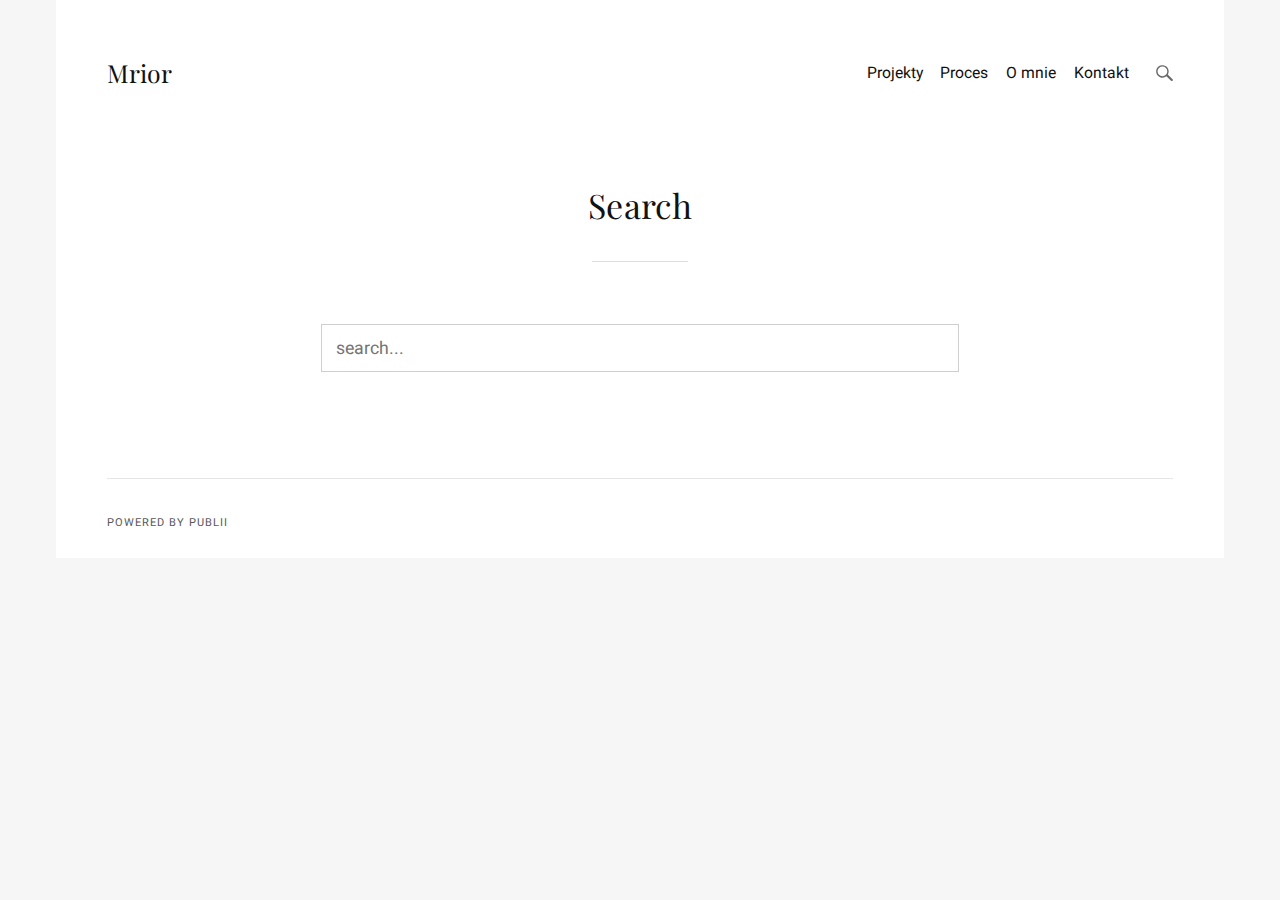
<file: search.html>
<!DOCTYPE html><html lang="en"><head><meta charset="utf-8"><meta http-equiv="X-UA-Compatible" content="IE=edge"><meta name="viewport" content="width=device-width,initial-scale=1"><title>My blog - Mrior</title><meta name="robots" content="noindex,follow"><meta name="generator" content="Publii"><link rel="canonical" href="https://rath-san.github.io/mrior-poc/"><link type="application/atom+xml" rel="alternate" href="https://rath-san.github.io/mrior-poc/feed.xml"><meta property="og:title" content="Mrior"><meta property="og:site_name" content="My blog - Mrior"><meta property="og:description" content=""><link rel="preconnect" href="https://fonts.gstatic.com/" crossorigin><link href="https://fonts.googleapis.com/css?family=Heebo:400,500|Playfair+Display:400" rel="stylesheet"><link rel="stylesheet" href="https://rath-san.github.io/mrior-poc/assets/css/style.css?v=265e8035acc42be79011efcd94aaccbd"><script type="application/ld+json">{"@context":"http://schema.org","@type":"Organization","name":"Rafał Kozłowski","url":"https://rath-san.github.io/mrior-poc"}</script><script async src="https://rath-san.github.io/mrior-poc/assets/js/lazysizes.min.js?v=dc4b666bb3324aea4ead22e26059c761"></script><style></style></head><body><div class="container"><header class="js-top"><a class="logo" href="https://rath-san.github.io/mrior-poc">Mrior</a><div class="top"><nav class="navbar js-navbar"><button class="navbar__toggle js-navbar__toggle" aria-expanded="false">Menu</button><ul class="navbar__menu"><li><a href="https://rath-san.github.io/mrior-poc/" title="projects" target="_self">Projekty</a></li><li><a href="https://rath-san.github.io/mrior-poc/" target="_self">Proces</a></li><li><a href="https://rath-san.github.io/mrior-poc/" target="_self">O mnie</a></li><li><a href="https://rath-san.github.io/mrior-poc/" target="_self">Kontakt</a></li></ul></nav><div class="top__search"><form action="https://rath-san.github.io/mrior-poc/search.html" class="search"><input type="search" name="q" placeholder="search..."></form></div></div></header><main><div class="hero u-wrapper"><h1>Search</h1></div><div class="u-wrapper search-page"><form action="https://rath-san.github.io/mrior-poc/search.html"><input type="search" name="q" placeholder="search..." class="search-page__input"></form><script>(function () {
						var cx = '';
						var gcse = document.createElement('script');
						gcse.type  = 'text/javascript';
						gcse.async = true;
						gcse.src   = 'https://cse.google.com/cse.js?cx=' + cx;
						var s = document.getElementsByTagName('script')[0];
						s.parentNode.insertBefore(gcse, s);
					})();</script><gcse:searchresults-only></gcse:searchresults-only></div></main><footer class="footer"><div class="footer__copyright">Powered by Publii</div></footer></div><script defer="defer" src="https://rath-san.github.io/mrior-poc/assets/js/jquery-3.2.1.slim.min.js?v=f307ecc7f6353949f03c06ffa70652a2"></script><script defer="defer" src="https://rath-san.github.io/mrior-poc/assets/js/scripts.min.js?v=f503b0ac46db9f99180b3b9f932c7f9a"></script></body></html>
</file>
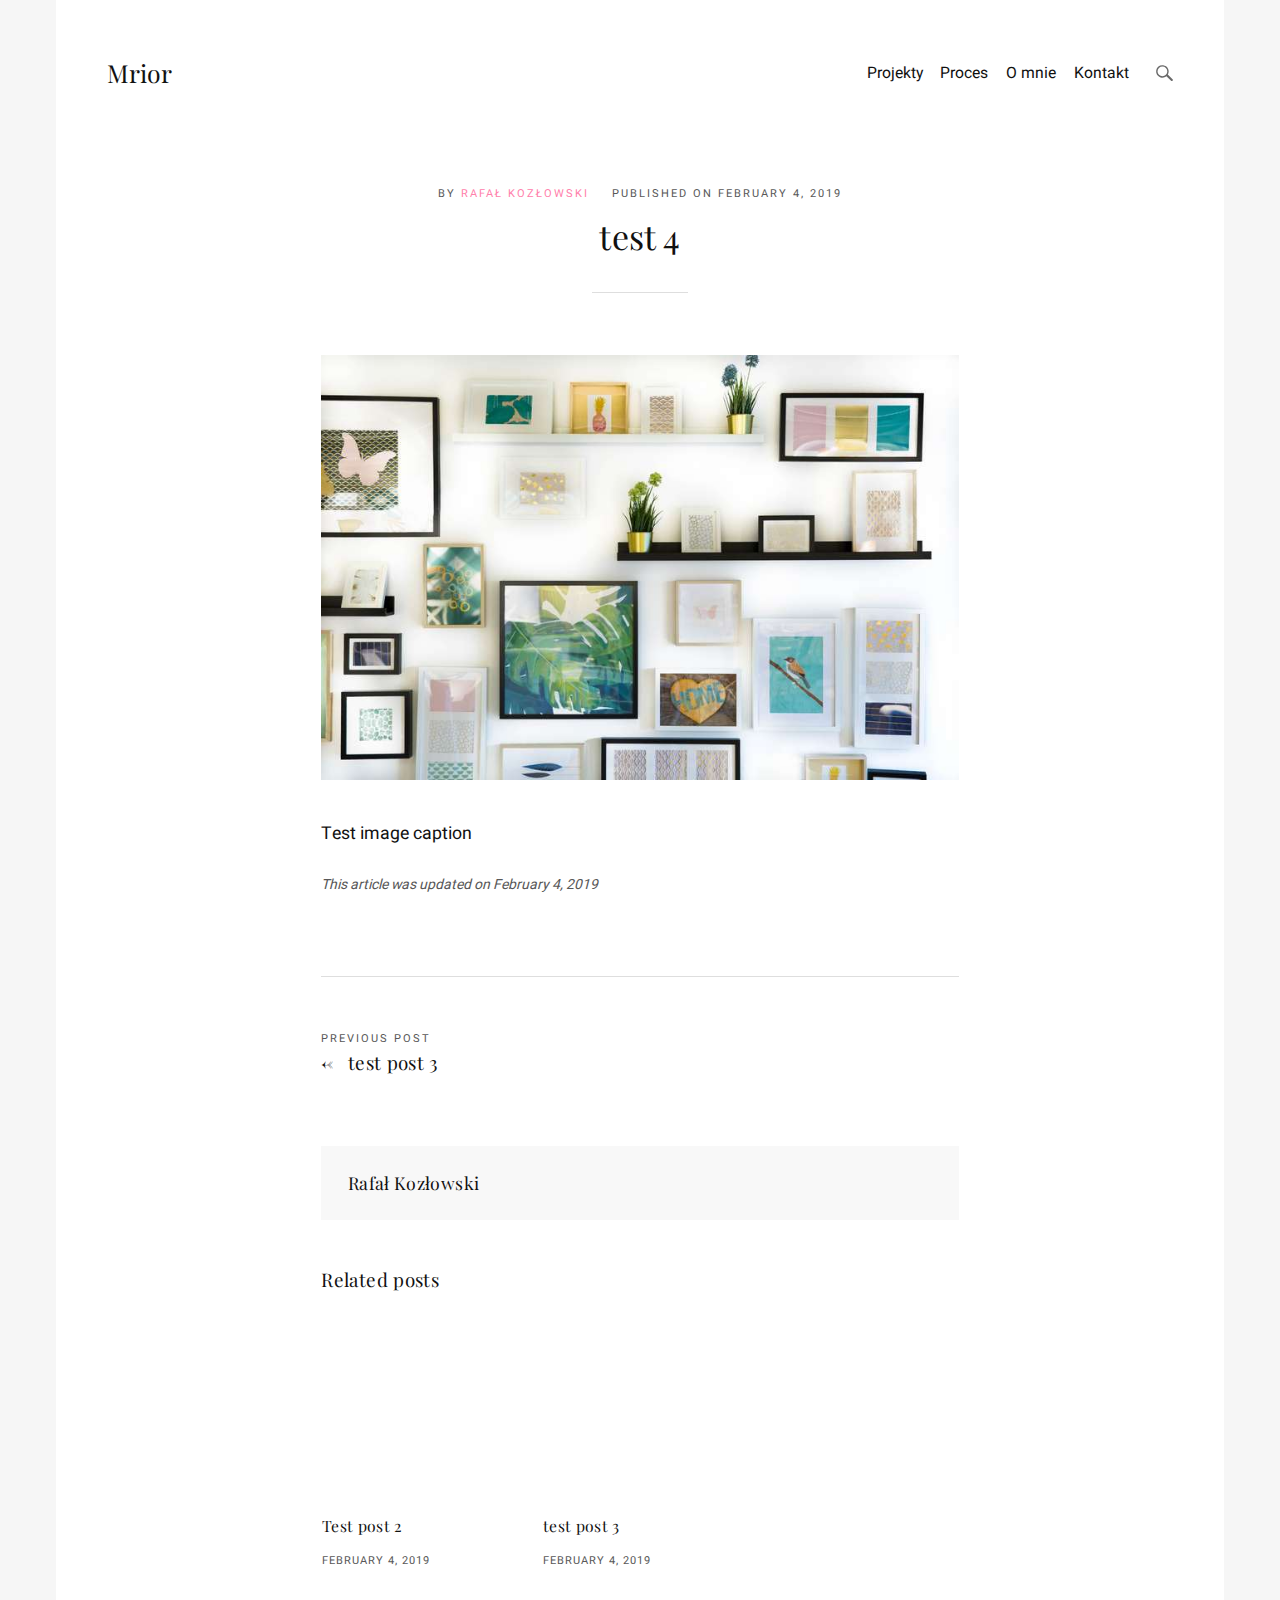
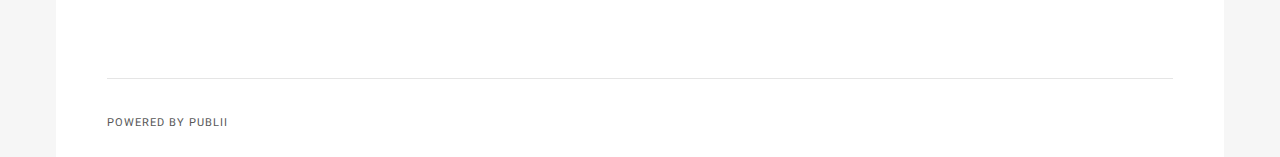
<file: test-4.html>
<!DOCTYPE html><html lang="en"><head><meta charset="utf-8"><meta http-equiv="X-UA-Compatible" content="IE=edge"><meta name="viewport" content="width=device-width,initial-scale=1"><title>test 4 - Mrior</title><meta name="robots" content="index, follow"><meta name="generator" content="Publii"><link rel="canonical" href="https://rath-san.github.io/mrior-poc/test-4.html"><link type="application/atom+xml" rel="alternate" href="https://rath-san.github.io/mrior-poc/feed.xml"><meta property="og:title" content="test 4"><meta property="og:image" content="https://rath-san.github.io/mrior-poc/media/posts/4/jonny-caspari-483355-unsplash.jpg"><meta property="og:site_name" content="My blog - Mrior"><meta property="og:description" content="Test image caption"><link rel="preconnect" href="https://fonts.gstatic.com/" crossorigin><link href="https://fonts.googleapis.com/css?family=Heebo:400,500|Playfair+Display:400" rel="stylesheet"><link rel="stylesheet" href="https://rath-san.github.io/mrior-poc/assets/css/style.css?v=265e8035acc42be79011efcd94aaccbd"><script type="application/ld+json">{"@context":"http://schema.org","@type":"Article","mainEntityOfPage":{"@type":"WebPage","@id":"https://rath-san.github.io/mrior-poc/test-4.html"},"headline":"test 4","datePublished":"2019-02-04T20:55","dateModified":"2019-02-04T20:55","image":{"@type":"ImageObject","url":"https://rath-san.github.io/mrior-poc/media/posts/4/jonny-caspari-483355-unsplash.jpg","height":3840,"width":5760},"description":"Test image caption","author":{"@type":"Person","name":"Rafał Kozłowski"},"publisher":{"@type":"Organization","name":"Rafał Kozłowski"}}</script><script async src="https://rath-san.github.io/mrior-poc/assets/js/lazysizes.min.js?v=dc4b666bb3324aea4ead22e26059c761"></script><style></style></head><body><div class="container"><header class="js-top"><a class="logo" href="https://rath-san.github.io/mrior-poc">Mrior</a><div class="top"><nav class="navbar js-navbar"><button class="navbar__toggle js-navbar__toggle" aria-expanded="false">Menu</button><ul class="navbar__menu"><li><a href="https://rath-san.github.io/mrior-poc/" title="projects" target="_self">Projekty</a></li><li><a href="https://rath-san.github.io/mrior-poc/" target="_self">Proces</a></li><li><a href="https://rath-san.github.io/mrior-poc/" target="_self">O mnie</a></li><li><a href="https://rath-san.github.io/mrior-poc/" target="_self">Kontakt</a></li></ul></nav><div class="top__search"><form action="https://rath-san.github.io/mrior-poc/search.html" class="search"><input type="search" name="q" placeholder="search..."></form></div></div></header><main><article class="post u-wrapper"><header class="hero"><p class="post__meta">By <a href="https://rath-san.github.io/mrior-poc/authors/rafal-kozlowski/" rel="author" title="Rafał Kozłowski">Rafał Kozłowski</a> Published on <time datetime="2019-02-04T20:55">February 4, 2019</time></p><h1 class="post__title">test 4</h1></header><div class="post__featured-image"><img class="lazyload" src="https://rath-san.github.io/mrior-poc/media/posts/4/responsive/jonny-caspari-483355-unsplash-xs.jpg" data-srcset="https://rath-san.github.io/mrior-poc/media/posts/4/responsive/jonny-caspari-483355-unsplash-xs.jpg 300w ,https://rath-san.github.io/mrior-poc/media/posts/4/responsive/jonny-caspari-483355-unsplash-sm.jpg 480w ,https://rath-san.github.io/mrior-poc/media/posts/4/responsive/jonny-caspari-483355-unsplash-md.jpg 768w ,https://rath-san.github.io/mrior-poc/media/posts/4/responsive/jonny-caspari-483355-unsplash-lg.jpg 1024w ,https://rath-san.github.io/mrior-poc/media/posts/4/responsive/jonny-caspari-483355-unsplash-xl.jpg 1360w ,https://rath-san.github.io/mrior-poc/media/posts/4/responsive/jonny-caspari-483355-unsplash-2xl.jpg 1600w ,https://rath-san.github.io/mrior-poc/media/posts/4/responsive/jonny-caspari-483355-unsplash-sm2.jpg 375w" data-sizes="auto" width="5760" height="3840" alt=""></div><div class="post__entry">Test image caption</div><footer class="post__footer"><div class="post__last-updated">This article was updated on February 4, 2019</div><div class="post__footer__col"><div class="post__share"></div></div><nav class="post__nav"><div class="post__nav__prev">Previous Post<h5><a href="https://rath-san.github.io/mrior-poc/test-post-3.html" class="inverse" rel="prev">test post 3</a></h5></div></nav><div class="post__bio"><div><h3><a href="https://rath-san.github.io/mrior-poc/authors/rafal-kozlowski/" class="inverse" title="Rafał Kozłowski">Rafał Kozłowski</a></h3></div></div><div class="post__related"><h3 class="u-h5">Related posts</h3><div class="post__related__wrap"><figure><a href="https://rath-san.github.io/mrior-poc/test-post-2.html"><img class="lazyload" src="https://rath-san.github.io/mrior-poc/media/posts/2/responsive/christopher-burns-435998-unsplash-xs.jpg" data-srcset="https://rath-san.github.io/mrior-poc/media/posts/2/responsive/christopher-burns-435998-unsplash-xs.jpg" data-expand="300" alt=""></a><figcaption><h4><a href="https://rath-san.github.io/mrior-poc/test-post-2.html" class="inverse">Test post 2</a></h4><time datetime="2019-02-04T20:53">February 4, 2019</time></figcaption></figure><figure><a href="https://rath-san.github.io/mrior-poc/test-post-3.html"><img class="lazyload" src="https://rath-san.github.io/mrior-poc/media/posts/3/responsive/jen-p-541467-unsplash-xs.jpg" data-srcset="https://rath-san.github.io/mrior-poc/media/posts/3/responsive/jen-p-541467-unsplash-xs.jpg" data-expand="300" alt=""></a><figcaption><h4><a href="https://rath-san.github.io/mrior-poc/test-post-3.html" class="inverse">test post 3</a></h4><time datetime="2019-02-04T20:54">February 4, 2019</time></figcaption></figure></div></div></footer></article></main><footer class="footer"><div class="footer__copyright">Powered by Publii</div></footer></div><script defer="defer" src="https://rath-san.github.io/mrior-poc/assets/js/jquery-3.2.1.slim.min.js?v=f307ecc7f6353949f03c06ffa70652a2"></script><script defer="defer" src="https://rath-san.github.io/mrior-poc/assets/js/scripts.min.js?v=f503b0ac46db9f99180b3b9f932c7f9a"></script></body></html>
</file>
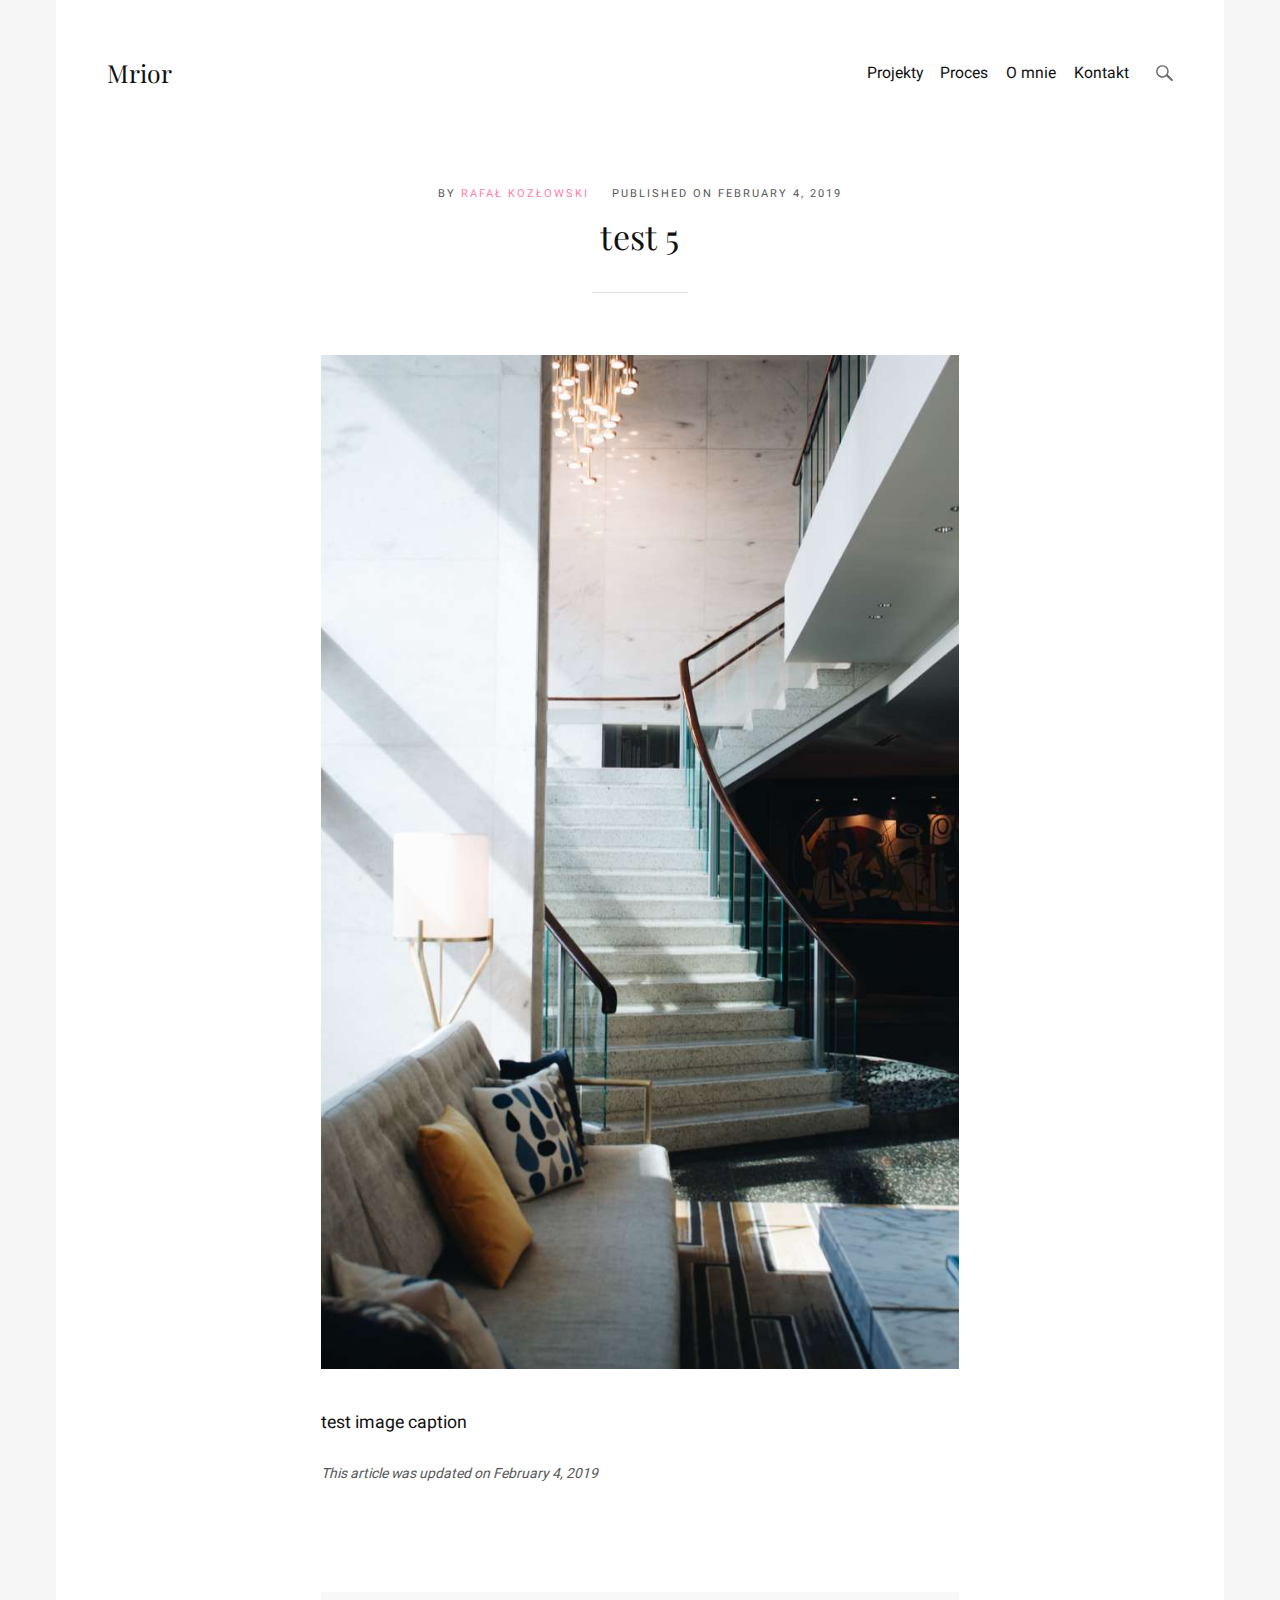
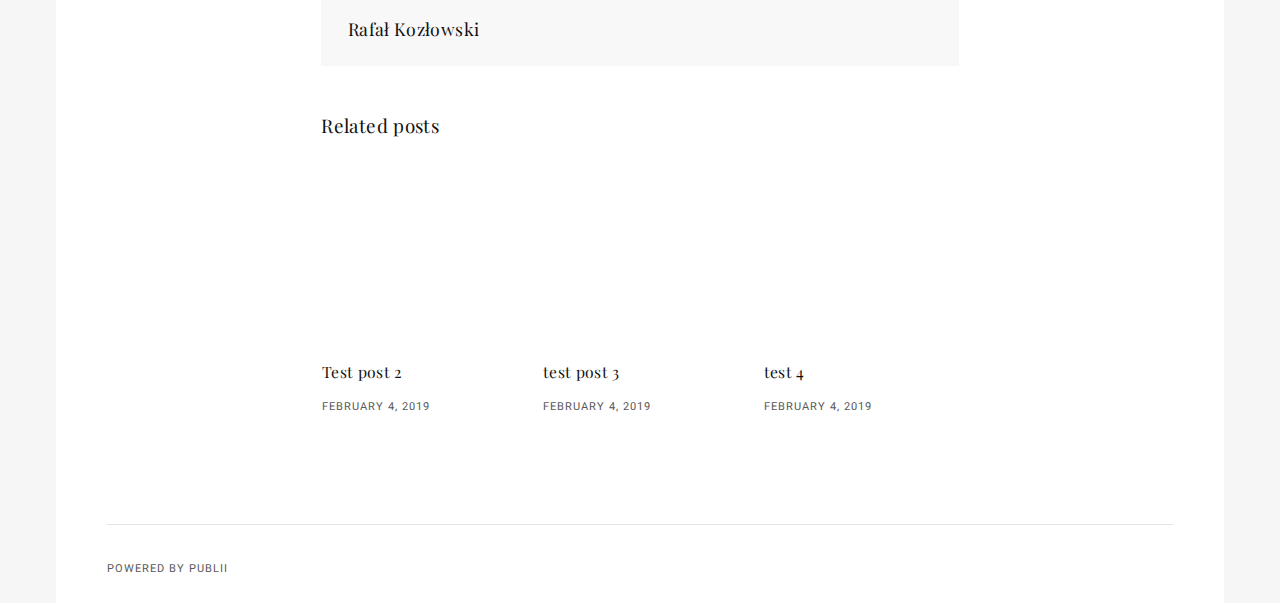
<file: test-5.html>
<!DOCTYPE html><html lang="en"><head><meta charset="utf-8"><meta http-equiv="X-UA-Compatible" content="IE=edge"><meta name="viewport" content="width=device-width,initial-scale=1"><title>test 5 - Mrior</title><meta name="robots" content="index, follow"><meta name="generator" content="Publii"><link rel="canonical" href="https://rath-san.github.io/mrior-poc/test-5.html"><link type="application/atom+xml" rel="alternate" href="https://rath-san.github.io/mrior-poc/feed.xml"><meta property="og:title" content="test 5"><meta property="og:image" content="https://rath-san.github.io/mrior-poc/media/posts/5/rhema-kallianpur-560711-unsplash.jpg"><meta property="og:site_name" content="My blog - Mrior"><meta property="og:description" content="test image caption"><link rel="preconnect" href="https://fonts.gstatic.com/" crossorigin><link href="https://fonts.googleapis.com/css?family=Heebo:400,500|Playfair+Display:400" rel="stylesheet"><link rel="stylesheet" href="https://rath-san.github.io/mrior-poc/assets/css/style.css?v=265e8035acc42be79011efcd94aaccbd"><script type="application/ld+json">{"@context":"http://schema.org","@type":"Article","mainEntityOfPage":{"@type":"WebPage","@id":"https://rath-san.github.io/mrior-poc/test-5.html"},"headline":"test 5","datePublished":"2019-02-04T20:56","dateModified":"2019-02-04T20:56","image":{"@type":"ImageObject","url":"https://rath-san.github.io/mrior-poc/media/posts/5/rhema-kallianpur-560711-unsplash.jpg","height":5184,"width":3259},"description":"test image caption","author":{"@type":"Person","name":"Rafał Kozłowski"},"publisher":{"@type":"Organization","name":"Rafał Kozłowski"}}</script><script async src="https://rath-san.github.io/mrior-poc/assets/js/lazysizes.min.js?v=dc4b666bb3324aea4ead22e26059c761"></script><style></style></head><body><div class="container"><header class="js-top"><a class="logo" href="https://rath-san.github.io/mrior-poc">Mrior</a><div class="top"><nav class="navbar js-navbar"><button class="navbar__toggle js-navbar__toggle" aria-expanded="false">Menu</button><ul class="navbar__menu"><li><a href="https://rath-san.github.io/mrior-poc/" title="projects" target="_self">Projekty</a></li><li><a href="https://rath-san.github.io/mrior-poc/" target="_self">Proces</a></li><li><a href="https://rath-san.github.io/mrior-poc/" target="_self">O mnie</a></li><li><a href="https://rath-san.github.io/mrior-poc/" target="_self">Kontakt</a></li></ul></nav><div class="top__search"><form action="https://rath-san.github.io/mrior-poc/search.html" class="search"><input type="search" name="q" placeholder="search..."></form></div></div></header><main><article class="post u-wrapper"><header class="hero"><p class="post__meta">By <a href="https://rath-san.github.io/mrior-poc/authors/rafal-kozlowski/" rel="author" title="Rafał Kozłowski">Rafał Kozłowski</a> Published on <time datetime="2019-02-04T20:56">February 4, 2019</time></p><h1 class="post__title">test 5</h1></header><div class="post__featured-image"><img class="lazyload" src="https://rath-san.github.io/mrior-poc/media/posts/5/responsive/rhema-kallianpur-560711-unsplash-xs.jpg" data-srcset="https://rath-san.github.io/mrior-poc/media/posts/5/responsive/rhema-kallianpur-560711-unsplash-xs.jpg 300w ,https://rath-san.github.io/mrior-poc/media/posts/5/responsive/rhema-kallianpur-560711-unsplash-sm.jpg 480w ,https://rath-san.github.io/mrior-poc/media/posts/5/responsive/rhema-kallianpur-560711-unsplash-md.jpg 768w ,https://rath-san.github.io/mrior-poc/media/posts/5/responsive/rhema-kallianpur-560711-unsplash-lg.jpg 1024w ,https://rath-san.github.io/mrior-poc/media/posts/5/responsive/rhema-kallianpur-560711-unsplash-xl.jpg 1360w ,https://rath-san.github.io/mrior-poc/media/posts/5/responsive/rhema-kallianpur-560711-unsplash-2xl.jpg 1600w ,https://rath-san.github.io/mrior-poc/media/posts/5/responsive/rhema-kallianpur-560711-unsplash-sm2.jpg 375w" data-sizes="auto" width="3259" height="5184" alt=""></div><div class="post__entry">test image caption</div><footer class="post__footer"><div class="post__last-updated">This article was updated on February 4, 2019</div><div class="post__footer__col"><div class="post__share"></div></div><div class="post__bio"><div><h3><a href="https://rath-san.github.io/mrior-poc/authors/rafal-kozlowski/" class="inverse" title="Rafał Kozłowski">Rafał Kozłowski</a></h3></div></div><div class="post__related"><h3 class="u-h5">Related posts</h3><div class="post__related__wrap"><figure><a href="https://rath-san.github.io/mrior-poc/test-post-2.html"><img class="lazyload" src="https://rath-san.github.io/mrior-poc/media/posts/2/responsive/christopher-burns-435998-unsplash-xs.jpg" data-srcset="https://rath-san.github.io/mrior-poc/media/posts/2/responsive/christopher-burns-435998-unsplash-xs.jpg" data-expand="300" alt=""></a><figcaption><h4><a href="https://rath-san.github.io/mrior-poc/test-post-2.html" class="inverse">Test post 2</a></h4><time datetime="2019-02-04T20:53">February 4, 2019</time></figcaption></figure><figure><a href="https://rath-san.github.io/mrior-poc/test-post-3.html"><img class="lazyload" src="https://rath-san.github.io/mrior-poc/media/posts/3/responsive/jen-p-541467-unsplash-xs.jpg" data-srcset="https://rath-san.github.io/mrior-poc/media/posts/3/responsive/jen-p-541467-unsplash-xs.jpg" data-expand="300" alt=""></a><figcaption><h4><a href="https://rath-san.github.io/mrior-poc/test-post-3.html" class="inverse">test post 3</a></h4><time datetime="2019-02-04T20:54">February 4, 2019</time></figcaption></figure><figure><a href="https://rath-san.github.io/mrior-poc/test-4.html"><img class="lazyload" src="https://rath-san.github.io/mrior-poc/media/posts/4/responsive/jonny-caspari-483355-unsplash-xs.jpg" data-srcset="https://rath-san.github.io/mrior-poc/media/posts/4/responsive/jonny-caspari-483355-unsplash-xs.jpg" data-expand="300" alt=""></a><figcaption><h4><a href="https://rath-san.github.io/mrior-poc/test-4.html" class="inverse">test 4</a></h4><time datetime="2019-02-04T20:55">February 4, 2019</time></figcaption></figure></div></div></footer></article></main><footer class="footer"><div class="footer__copyright">Powered by Publii</div></footer></div><script defer="defer" src="https://rath-san.github.io/mrior-poc/assets/js/jquery-3.2.1.slim.min.js?v=f307ecc7f6353949f03c06ffa70652a2"></script><script defer="defer" src="https://rath-san.github.io/mrior-poc/assets/js/scripts.min.js?v=f503b0ac46db9f99180b3b9f932c7f9a"></script></body></html>
</file>
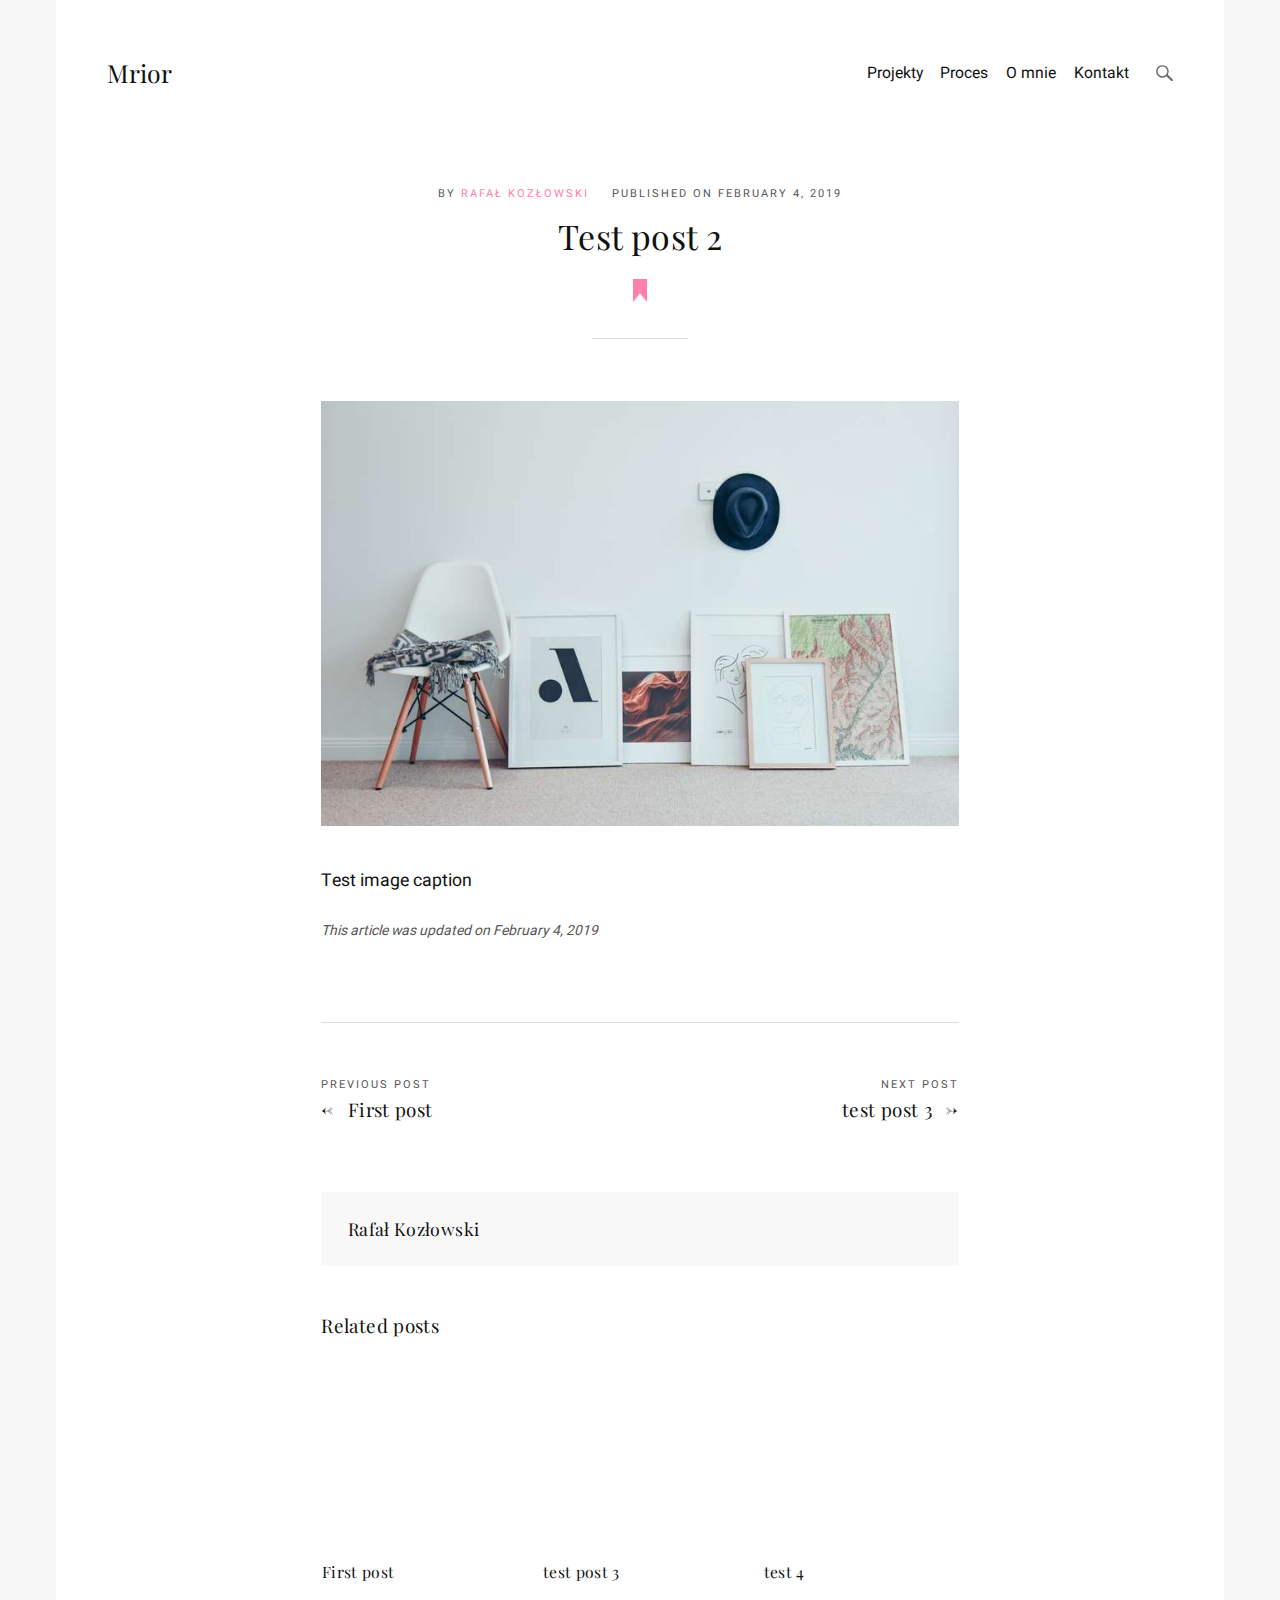
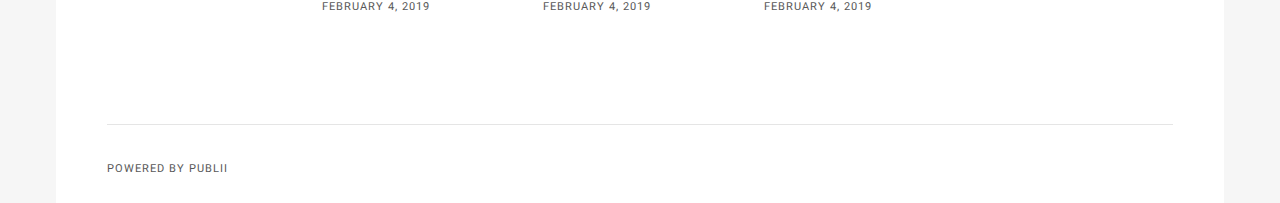
<file: test-post-2.html>
<!DOCTYPE html><html lang="en"><head><meta charset="utf-8"><meta http-equiv="X-UA-Compatible" content="IE=edge"><meta name="viewport" content="width=device-width,initial-scale=1"><title>Test post 2 - Mrior</title><meta name="robots" content="index, follow"><meta name="generator" content="Publii"><link rel="canonical" href="https://rath-san.github.io/mrior-poc/test-post-2.html"><link type="application/atom+xml" rel="alternate" href="https://rath-san.github.io/mrior-poc/feed.xml"><meta property="og:title" content="Test post 2"><meta property="og:image" content="https://rath-san.github.io/mrior-poc/media/posts/2/christopher-burns-435998-unsplash.jpg"><meta property="og:site_name" content="My blog - Mrior"><meta property="og:description" content="Test image caption"><link rel="preconnect" href="https://fonts.gstatic.com/" crossorigin><link href="https://fonts.googleapis.com/css?family=Heebo:400,500|Playfair+Display:400" rel="stylesheet"><link rel="stylesheet" href="https://rath-san.github.io/mrior-poc/assets/css/style.css?v=265e8035acc42be79011efcd94aaccbd"><script type="application/ld+json">{"@context":"http://schema.org","@type":"Article","mainEntityOfPage":{"@type":"WebPage","@id":"https://rath-san.github.io/mrior-poc/test-post-2.html"},"headline":"Test post 2","datePublished":"2019-02-04T20:53","dateModified":"2019-02-04T20:53","image":{"@type":"ImageObject","url":"https://rath-san.github.io/mrior-poc/media/posts/2/christopher-burns-435998-unsplash.jpg","height":3569,"width":5353},"description":"Test image caption","author":{"@type":"Person","name":"Rafał Kozłowski"},"publisher":{"@type":"Organization","name":"Rafał Kozłowski"}}</script><script async src="https://rath-san.github.io/mrior-poc/assets/js/lazysizes.min.js?v=dc4b666bb3324aea4ead22e26059c761"></script><style></style></head><body><div class="container"><header class="js-top"><a class="logo" href="https://rath-san.github.io/mrior-poc">Mrior</a><div class="top"><nav class="navbar js-navbar"><button class="navbar__toggle js-navbar__toggle" aria-expanded="false">Menu</button><ul class="navbar__menu"><li><a href="https://rath-san.github.io/mrior-poc/" title="projects" target="_self">Projekty</a></li><li><a href="https://rath-san.github.io/mrior-poc/" target="_self">Proces</a></li><li><a href="https://rath-san.github.io/mrior-poc/" target="_self">O mnie</a></li><li><a href="https://rath-san.github.io/mrior-poc/" target="_self">Kontakt</a></li></ul></nav><div class="top__search"><form action="https://rath-san.github.io/mrior-poc/search.html" class="search"><input type="search" name="q" placeholder="search..."></form></div></div></header><main><article class="post post--featured u-wrapper"><header class="hero"><p class="post__meta">By <a href="https://rath-san.github.io/mrior-poc/authors/rafal-kozlowski/" rel="author" title="Rafał Kozłowski">Rafał Kozłowski</a> Published on <time datetime="2019-02-04T20:53">February 4, 2019</time></p><h1 class="post__title">Test post 2</h1></header><div class="post__featured-image"><img class="lazyload" src="https://rath-san.github.io/mrior-poc/media/posts/2/responsive/christopher-burns-435998-unsplash-xs.jpg" data-srcset="https://rath-san.github.io/mrior-poc/media/posts/2/responsive/christopher-burns-435998-unsplash-xs.jpg 300w ,https://rath-san.github.io/mrior-poc/media/posts/2/responsive/christopher-burns-435998-unsplash-sm.jpg 480w ,https://rath-san.github.io/mrior-poc/media/posts/2/responsive/christopher-burns-435998-unsplash-md.jpg 768w ,https://rath-san.github.io/mrior-poc/media/posts/2/responsive/christopher-burns-435998-unsplash-lg.jpg 1024w ,https://rath-san.github.io/mrior-poc/media/posts/2/responsive/christopher-burns-435998-unsplash-xl.jpg 1360w ,https://rath-san.github.io/mrior-poc/media/posts/2/responsive/christopher-burns-435998-unsplash-2xl.jpg 1600w ,https://rath-san.github.io/mrior-poc/media/posts/2/responsive/christopher-burns-435998-unsplash-sm2.jpg 375w" data-sizes="auto" width="5353" height="3569" alt=""></div><div class="post__entry">Test image caption</div><footer class="post__footer"><div class="post__last-updated">This article was updated on February 4, 2019</div><div class="post__footer__col"><div class="post__share"></div></div><nav class="post__nav"><div class="post__nav__prev">Previous Post<h5><a href="https://rath-san.github.io/mrior-poc/first-post.html" class="inverse" rel="prev">First post</a></h5></div><div class="post__nav__next">Next Post<h5><a href="https://rath-san.github.io/mrior-poc/test-post-3.html" class="inverse" rel="next">test post 3</a></h5></div></nav><div class="post__bio"><div><h3><a href="https://rath-san.github.io/mrior-poc/authors/rafal-kozlowski/" class="inverse" title="Rafał Kozłowski">Rafał Kozłowski</a></h3></div></div><div class="post__related"><h3 class="u-h5">Related posts</h3><div class="post__related__wrap"><figure><a href="https://rath-san.github.io/mrior-poc/first-post.html"><img class="lazyload" src="https://rath-san.github.io/mrior-poc/media/posts/1/responsive/armin-djuhic-609206-unsplash-xs.jpg" data-srcset="https://rath-san.github.io/mrior-poc/media/posts/1/responsive/armin-djuhic-609206-unsplash-xs.jpg" data-expand="300" alt="test image text"></a><figcaption><h4><a href="https://rath-san.github.io/mrior-poc/first-post.html" class="inverse">First post</a></h4><time datetime="2019-02-04T20:52">February 4, 2019</time></figcaption></figure><figure><a href="https://rath-san.github.io/mrior-poc/test-post-3.html"><img class="lazyload" src="https://rath-san.github.io/mrior-poc/media/posts/3/responsive/jen-p-541467-unsplash-xs.jpg" data-srcset="https://rath-san.github.io/mrior-poc/media/posts/3/responsive/jen-p-541467-unsplash-xs.jpg" data-expand="300" alt=""></a><figcaption><h4><a href="https://rath-san.github.io/mrior-poc/test-post-3.html" class="inverse">test post 3</a></h4><time datetime="2019-02-04T20:54">February 4, 2019</time></figcaption></figure><figure><a href="https://rath-san.github.io/mrior-poc/test-4.html"><img class="lazyload" src="https://rath-san.github.io/mrior-poc/media/posts/4/responsive/jonny-caspari-483355-unsplash-xs.jpg" data-srcset="https://rath-san.github.io/mrior-poc/media/posts/4/responsive/jonny-caspari-483355-unsplash-xs.jpg" data-expand="300" alt=""></a><figcaption><h4><a href="https://rath-san.github.io/mrior-poc/test-4.html" class="inverse">test 4</a></h4><time datetime="2019-02-04T20:55">February 4, 2019</time></figcaption></figure></div></div></footer></article></main><footer class="footer"><div class="footer__copyright">Powered by Publii</div></footer></div><script defer="defer" src="https://rath-san.github.io/mrior-poc/assets/js/jquery-3.2.1.slim.min.js?v=f307ecc7f6353949f03c06ffa70652a2"></script><script defer="defer" src="https://rath-san.github.io/mrior-poc/assets/js/scripts.min.js?v=f503b0ac46db9f99180b3b9f932c7f9a"></script></body></html>
</file>
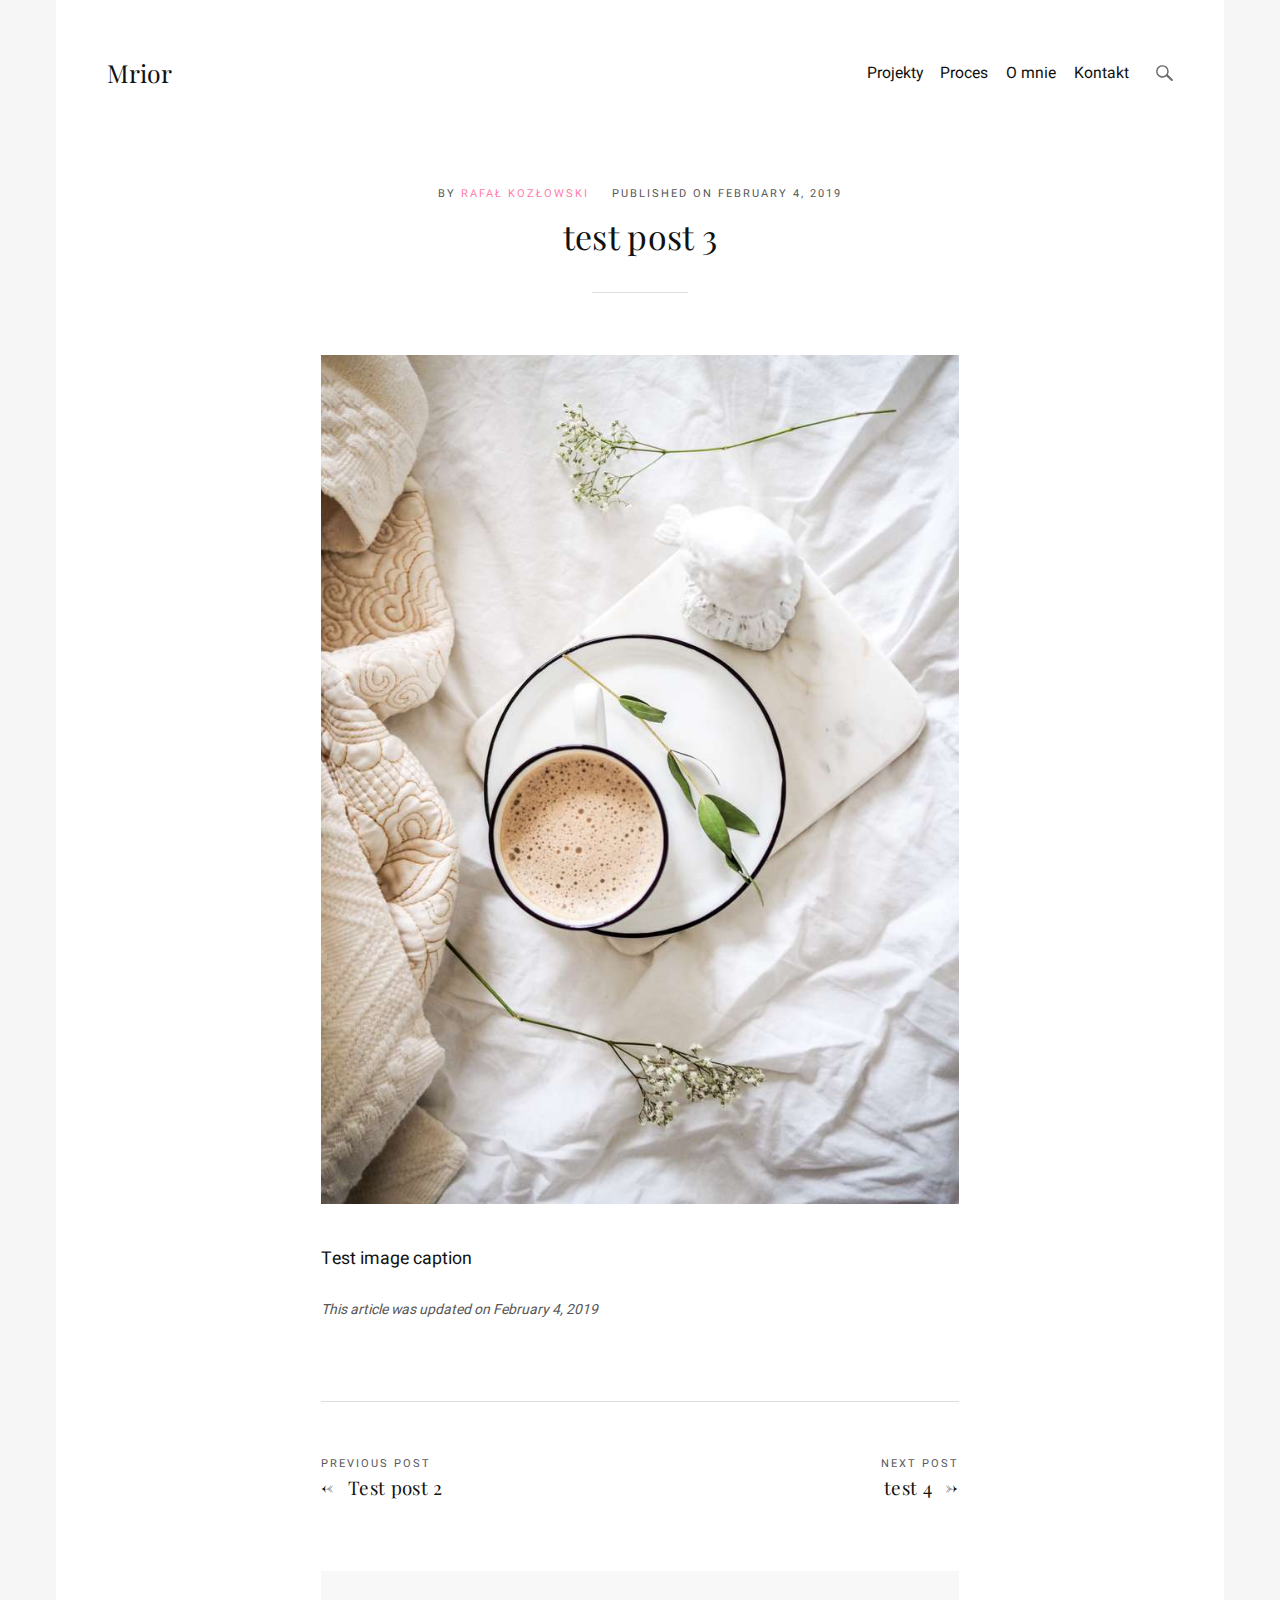
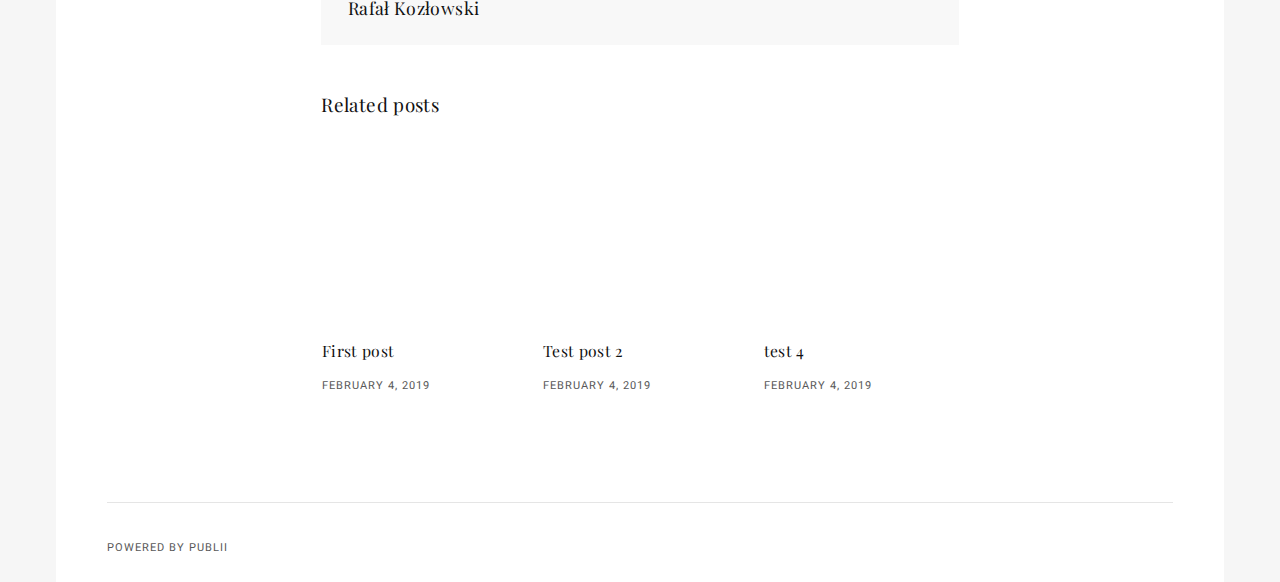
<file: test-post-3.html>
<!DOCTYPE html><html lang="en"><head><meta charset="utf-8"><meta http-equiv="X-UA-Compatible" content="IE=edge"><meta name="viewport" content="width=device-width,initial-scale=1"><title>test post 3 - Mrior</title><meta name="robots" content="index, follow"><meta name="generator" content="Publii"><link rel="canonical" href="https://rath-san.github.io/mrior-poc/test-post-3.html"><link type="application/atom+xml" rel="alternate" href="https://rath-san.github.io/mrior-poc/feed.xml"><meta property="og:title" content="test post 3"><meta property="og:image" content="https://rath-san.github.io/mrior-poc/media/posts/3/jen-p-541467-unsplash.jpg"><meta property="og:site_name" content="My blog - Mrior"><meta property="og:description" content="Test image caption"><link rel="preconnect" href="https://fonts.gstatic.com/" crossorigin><link href="https://fonts.googleapis.com/css?family=Heebo:400,500|Playfair+Display:400" rel="stylesheet"><link rel="stylesheet" href="https://rath-san.github.io/mrior-poc/assets/css/style.css?v=265e8035acc42be79011efcd94aaccbd"><script type="application/ld+json">{"@context":"http://schema.org","@type":"Article","mainEntityOfPage":{"@type":"WebPage","@id":"https://rath-san.github.io/mrior-poc/test-post-3.html"},"headline":"test post 3","datePublished":"2019-02-04T20:54","dateModified":"2019-02-04T20:54","image":{"@type":"ImageObject","url":"https://rath-san.github.io/mrior-poc/media/posts/3/jen-p-541467-unsplash.jpg","height":5184,"width":3888},"description":"Test image caption","author":{"@type":"Person","name":"Rafał Kozłowski"},"publisher":{"@type":"Organization","name":"Rafał Kozłowski"}}</script><script async src="https://rath-san.github.io/mrior-poc/assets/js/lazysizes.min.js?v=dc4b666bb3324aea4ead22e26059c761"></script><style></style></head><body><div class="container"><header class="js-top"><a class="logo" href="https://rath-san.github.io/mrior-poc">Mrior</a><div class="top"><nav class="navbar js-navbar"><button class="navbar__toggle js-navbar__toggle" aria-expanded="false">Menu</button><ul class="navbar__menu"><li><a href="https://rath-san.github.io/mrior-poc/" title="projects" target="_self">Projekty</a></li><li><a href="https://rath-san.github.io/mrior-poc/" target="_self">Proces</a></li><li><a href="https://rath-san.github.io/mrior-poc/" target="_self">O mnie</a></li><li><a href="https://rath-san.github.io/mrior-poc/" target="_self">Kontakt</a></li></ul></nav><div class="top__search"><form action="https://rath-san.github.io/mrior-poc/search.html" class="search"><input type="search" name="q" placeholder="search..."></form></div></div></header><main><article class="post u-wrapper"><header class="hero"><p class="post__meta">By <a href="https://rath-san.github.io/mrior-poc/authors/rafal-kozlowski/" rel="author" title="Rafał Kozłowski">Rafał Kozłowski</a> Published on <time datetime="2019-02-04T20:54">February 4, 2019</time></p><h1 class="post__title">test post 3</h1></header><div class="post__featured-image"><img class="lazyload" src="https://rath-san.github.io/mrior-poc/media/posts/3/responsive/jen-p-541467-unsplash-xs.jpg" data-srcset="https://rath-san.github.io/mrior-poc/media/posts/3/responsive/jen-p-541467-unsplash-xs.jpg 300w ,https://rath-san.github.io/mrior-poc/media/posts/3/responsive/jen-p-541467-unsplash-sm.jpg 480w ,https://rath-san.github.io/mrior-poc/media/posts/3/responsive/jen-p-541467-unsplash-md.jpg 768w ,https://rath-san.github.io/mrior-poc/media/posts/3/responsive/jen-p-541467-unsplash-lg.jpg 1024w ,https://rath-san.github.io/mrior-poc/media/posts/3/responsive/jen-p-541467-unsplash-xl.jpg 1360w ,https://rath-san.github.io/mrior-poc/media/posts/3/responsive/jen-p-541467-unsplash-2xl.jpg 1600w ,https://rath-san.github.io/mrior-poc/media/posts/3/responsive/jen-p-541467-unsplash-sm2.jpg 375w" data-sizes="auto" width="3888" height="5184" alt=""></div><div class="post__entry">Test image caption</div><footer class="post__footer"><div class="post__last-updated">This article was updated on February 4, 2019</div><div class="post__footer__col"><div class="post__share"></div></div><nav class="post__nav"><div class="post__nav__prev">Previous Post<h5><a href="https://rath-san.github.io/mrior-poc/test-post-2.html" class="inverse" rel="prev">Test post 2</a></h5></div><div class="post__nav__next">Next Post<h5><a href="https://rath-san.github.io/mrior-poc/test-4.html" class="inverse" rel="next">test 4</a></h5></div></nav><div class="post__bio"><div><h3><a href="https://rath-san.github.io/mrior-poc/authors/rafal-kozlowski/" class="inverse" title="Rafał Kozłowski">Rafał Kozłowski</a></h3></div></div><div class="post__related"><h3 class="u-h5">Related posts</h3><div class="post__related__wrap"><figure><a href="https://rath-san.github.io/mrior-poc/first-post.html"><img class="lazyload" src="https://rath-san.github.io/mrior-poc/media/posts/1/responsive/armin-djuhic-609206-unsplash-xs.jpg" data-srcset="https://rath-san.github.io/mrior-poc/media/posts/1/responsive/armin-djuhic-609206-unsplash-xs.jpg" data-expand="300" alt="test image text"></a><figcaption><h4><a href="https://rath-san.github.io/mrior-poc/first-post.html" class="inverse">First post</a></h4><time datetime="2019-02-04T20:52">February 4, 2019</time></figcaption></figure><figure><a href="https://rath-san.github.io/mrior-poc/test-post-2.html"><img class="lazyload" src="https://rath-san.github.io/mrior-poc/media/posts/2/responsive/christopher-burns-435998-unsplash-xs.jpg" data-srcset="https://rath-san.github.io/mrior-poc/media/posts/2/responsive/christopher-burns-435998-unsplash-xs.jpg" data-expand="300" alt=""></a><figcaption><h4><a href="https://rath-san.github.io/mrior-poc/test-post-2.html" class="inverse">Test post 2</a></h4><time datetime="2019-02-04T20:53">February 4, 2019</time></figcaption></figure><figure><a href="https://rath-san.github.io/mrior-poc/test-4.html"><img class="lazyload" src="https://rath-san.github.io/mrior-poc/media/posts/4/responsive/jonny-caspari-483355-unsplash-xs.jpg" data-srcset="https://rath-san.github.io/mrior-poc/media/posts/4/responsive/jonny-caspari-483355-unsplash-xs.jpg" data-expand="300" alt=""></a><figcaption><h4><a href="https://rath-san.github.io/mrior-poc/test-4.html" class="inverse">test 4</a></h4><time datetime="2019-02-04T20:55">February 4, 2019</time></figcaption></figure></div></div></footer></article></main><footer class="footer"><div class="footer__copyright">Powered by Publii</div></footer></div><script defer="defer" src="https://rath-san.github.io/mrior-poc/assets/js/jquery-3.2.1.slim.min.js?v=f307ecc7f6353949f03c06ffa70652a2"></script><script defer="defer" src="https://rath-san.github.io/mrior-poc/assets/js/scripts.min.js?v=f503b0ac46db9f99180b3b9f932c7f9a"></script></body></html>
</file>
